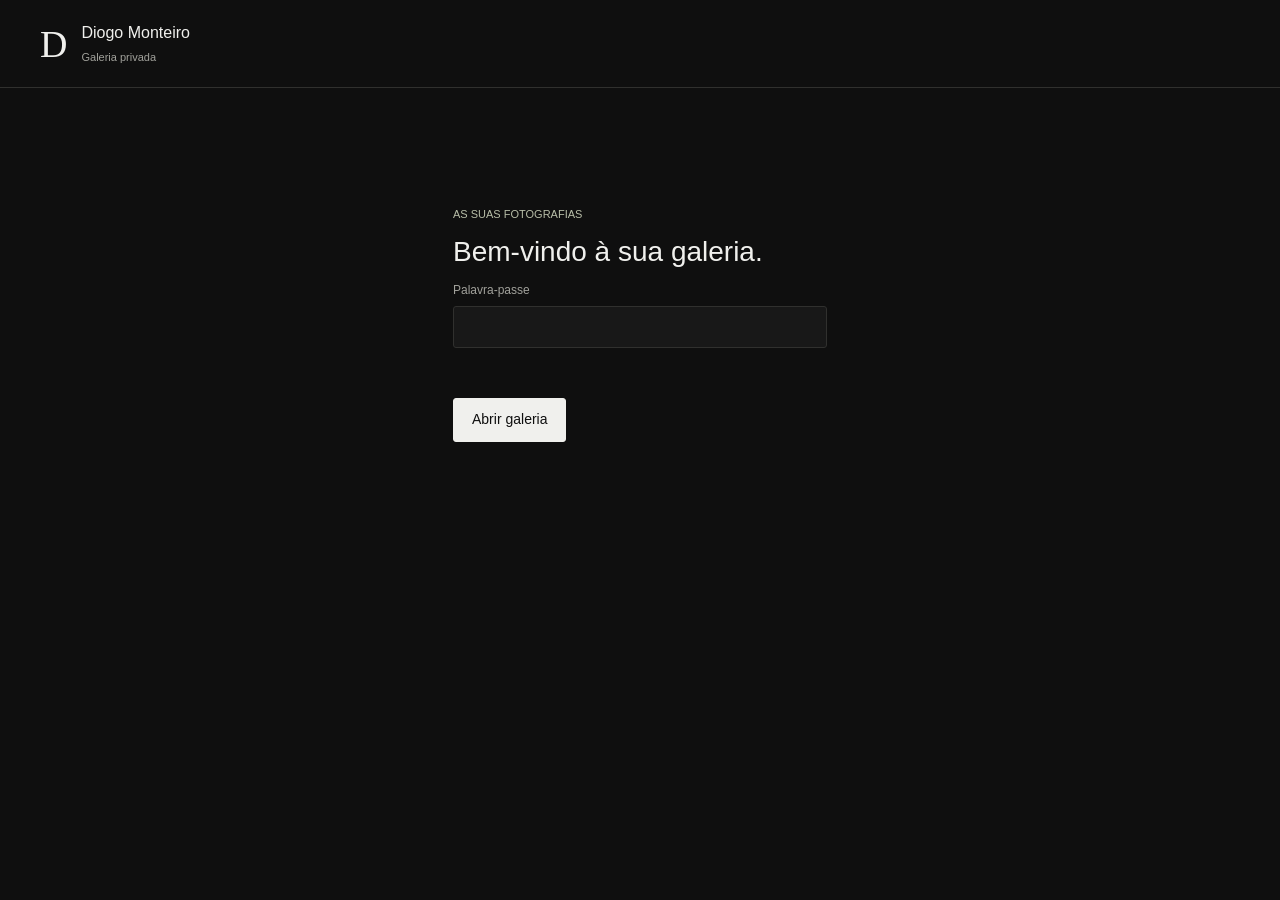
<file: galerias/index.html>
<!doctype html>
<html lang="pt-PT">
  <head>
    <meta charset="utf-8" />
    <meta name="viewport" content="width=device-width, initial-scale=1" />
    <meta name="robots" content="noindex,nofollow,noarchive" />
    <meta name="referrer" content="no-referrer" />
    <meta
      http-equiv="Content-Security-Policy"
      content="default-src 'self'; img-src 'self' blob:; script-src 'self' 'unsafe-eval'; style-src 'self'; connect-src 'self'; object-src 'none'; base-uri 'none'; form-action 'self'"
    />
    <title>Galeria privada | Diogo Monteiro</title>
    <link rel="stylesheet" href="./styles.css" />
    <script src="./vendor/lucide.min.js" defer></script>
    <script src="./vendor/jszip.min.js" defer></script>
    <script src="./client.js" defer></script>
  </head>
  <body>
    <header>
      <div class="brand">
        <span class="monogram">D</span><span>Diogo Monteiro<small>Galeria privada</small></span>
      </div>
      <button id="lock-gallery" class="secondary" hidden>Fechar sessão</button>
    </header>
    <main id="app">
      <section class="login">
        <p class="eyebrow">As suas fotografias</p>
        <h1>Bem-vindo à sua galeria.</h1>
        <form id="unlock-form">
          <label
            >Palavra-passe<input
              name="password"
              type="password"
              autocomplete="current-password"
              required
          /></label>
          <p id="unlock-error" class="form-error" role="alert"></p>
          <button class="primary" type="submit">Abrir galeria</button>
        </form>
      </section>
    </main>
    <dialog id="photo-dialog">
      <button
        class="icon-button close-photo"
        data-close="photo-dialog"
        aria-label="Fechar fotografia"
      >
        ×</button
      ><img id="large-photo" alt="" /><button id="large-download" class="primary">
        Descarregar original
      </button>
    </dialog>
    <dialog id="selfie-dialog">
      <form id="selfie-form">
        <div class="dialog-head">
          <h2>Encontrar as minhas fotografias</h2>
          <button type="button" class="icon-button" data-close="selfie-dialog" aria-label="Fechar">
            ×
          </button>
        </div>
        <label
          >Fotografia com o seu rosto<input
            name="selfie"
            type="file"
            accept="image/jpeg,image/png,image/webp"
            required /></label
        ><label class="check-line"
          ><input type="checkbox" name="consent" required />Autorizo a comparação do meu rosto nas
          fotografias deste álbum para esta pesquisa.</label
        >
        <p class="muted">
          A selfie é analisada neste dispositivo e não fica guardada. Os resultados podem conter
          erros.
        </p>
        <p class="form-error" role="status"></p>
        <button type="submit" class="primary">Procurar fotografias</button>
      </form>
    </dialog>
    <div id="toast" role="status"></div>
  </body>
</html>
</file>
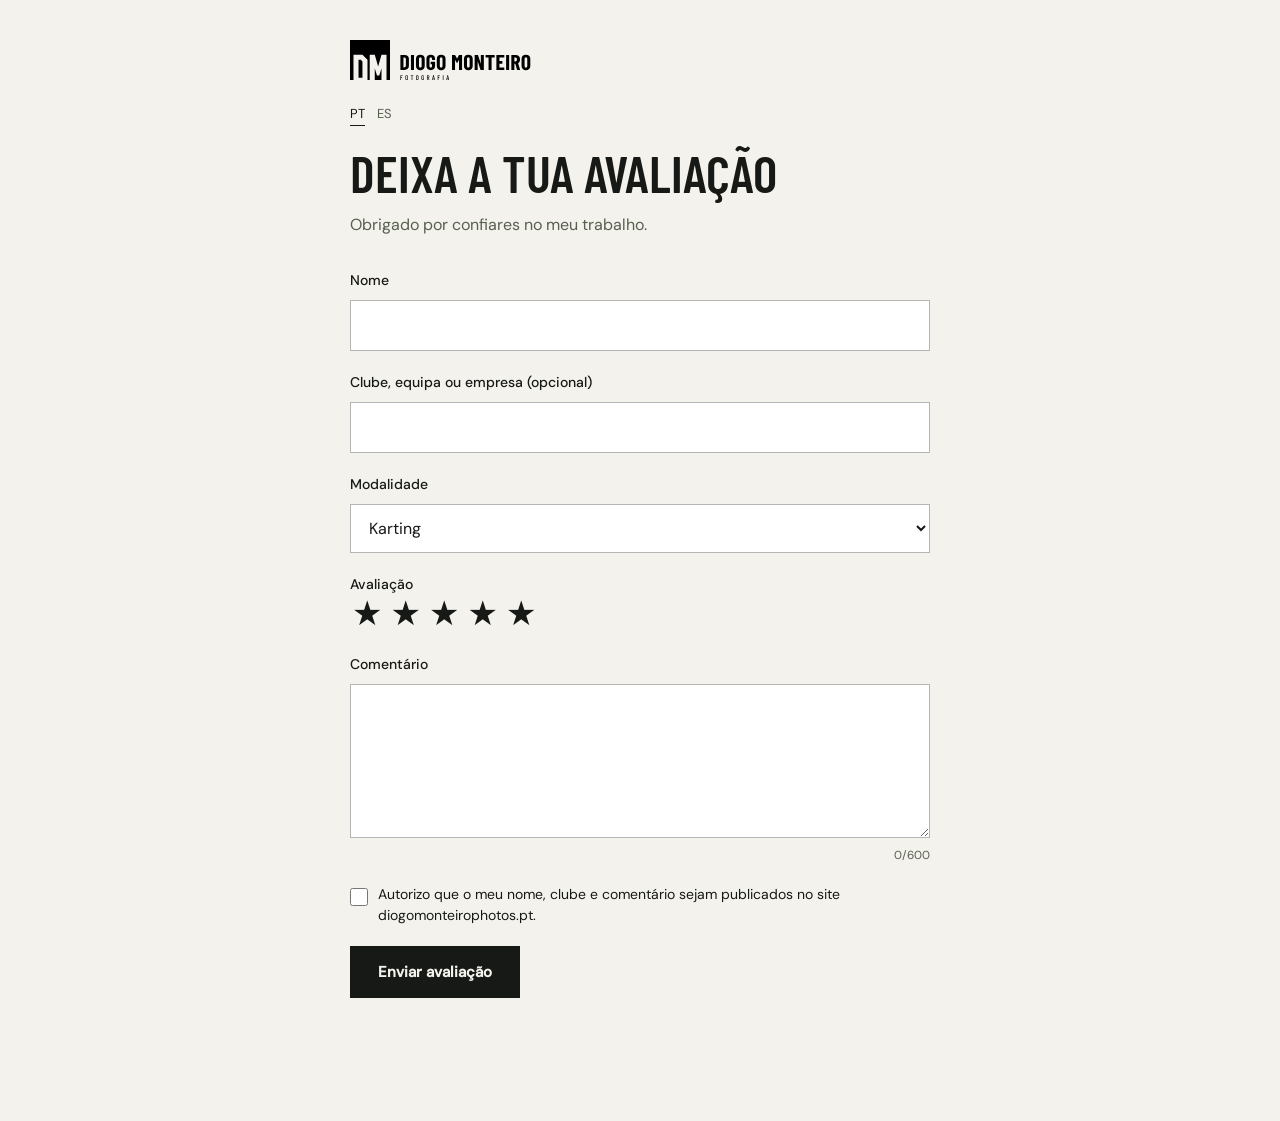
<file: avaliar.html>
<!doctype html>
<html lang="pt-PT">
<head>
<meta charset="utf-8">
<meta name="viewport" content="width=device-width,initial-scale=1">
<meta name="robots" content="noindex,nofollow">
<title>Deixar avaliação | Diogo Monteiro</title>
<link rel="icon" href="favicon.svg" type="image/svg+xml">
<link rel="stylesheet" href="assets/site.css?v=fedfd7c808">
<link rel="stylesheet" href="assets/avaliar.css?v=4516c9af39">
</head>
<body class="review-page">
<main class="review-wrap">
  <a class="review-logo" href="index.html" aria-label="Diogo Monteiro"><img src="assets/logo.svg" alt="Diogo Monteiro" width="150" height="40"></a>
  <p class="review-lang"><a href="?l=pt" data-l="pt">PT</a> <a href="?l=es" data-l="es">ES</a></p>
  <h1 data-t="title">Deixa a tua avaliação</h1>
  <p class="review-intro" data-t="intro">Obrigado por confiares no meu trabalho.</p>
  <form id="review-form" action="https://formspree.io/f/xeewdepr" method="POST" novalidate>
    <input type="hidden" name="_subject" value="Nova avaliação no site">
    <input type="hidden" name="Tipo" value="Avaliação">
    <input type="hidden" name="Aprovar_no_painel" id="approve-link" value="">
    <p class="hp" aria-hidden="true"><label>Não preencher <input type="text" name="_gotcha" tabindex="-1" autocomplete="off"></label></p>
    <label><span data-t="name">Nome</span><input name="Nome" id="r-name" maxlength="60" required autocomplete="name"></label>
    <label><span data-t="team">Clube, equipa ou empresa (opcional)</span><input name="Clube_ou_equipa" id="r-team" maxlength="60" autocomplete="organization"></label>
    <label><span data-t="sport">Modalidade</span>
      <select name="Modalidade" id="r-sport" required>
        <option value="karting">Karting</option>
        <option value="hoquei" data-t="hoquei">Hóquei em patins</option>
        <option value="futsal" data-t="futsal">Futsal</option>
        <option value="outro" data-t="other">Outra</option>
      </select>
    </label>
    <fieldset class="stars-input"><legend data-t="rating">Avaliação</legend>
      <div class="stars-row">
        <input type="radio" name="Estrelas" id="s5" value="5" checked><label for="s5" title="5">★</label>
        <input type="radio" name="Estrelas" id="s4" value="4"><label for="s4" title="4">★</label>
        <input type="radio" name="Estrelas" id="s3" value="3"><label for="s3" title="3">★</label>
        <input type="radio" name="Estrelas" id="s2" value="2"><label for="s2" title="2">★</label>
        <input type="radio" name="Estrelas" id="s1" value="1"><label for="s1" title="1">★</label>
      </div>
    </fieldset>
    <label><span data-t="text">Comentário</span><textarea name="Comentario" id="r-text" rows="5" maxlength="600" required></textarea><small id="r-count">0/600</small></label>
    <label class="check"><input type="checkbox" name="Autorizacao" id="r-consent" value="Sim" required> <span data-t="consent">Autorizo que o meu nome, clube e comentário sejam publicados no site diogomonteirophotos.pt.</span></label>
    <button class="button primary" type="submit" data-t="send">Enviar avaliação</button>
    <p id="review-status" role="status" aria-live="polite"></p>
  </form>
</main>
<script src="assets/avaliar.js?v=fcbf4534a9" defer></script>
</body>
</html>
</file>
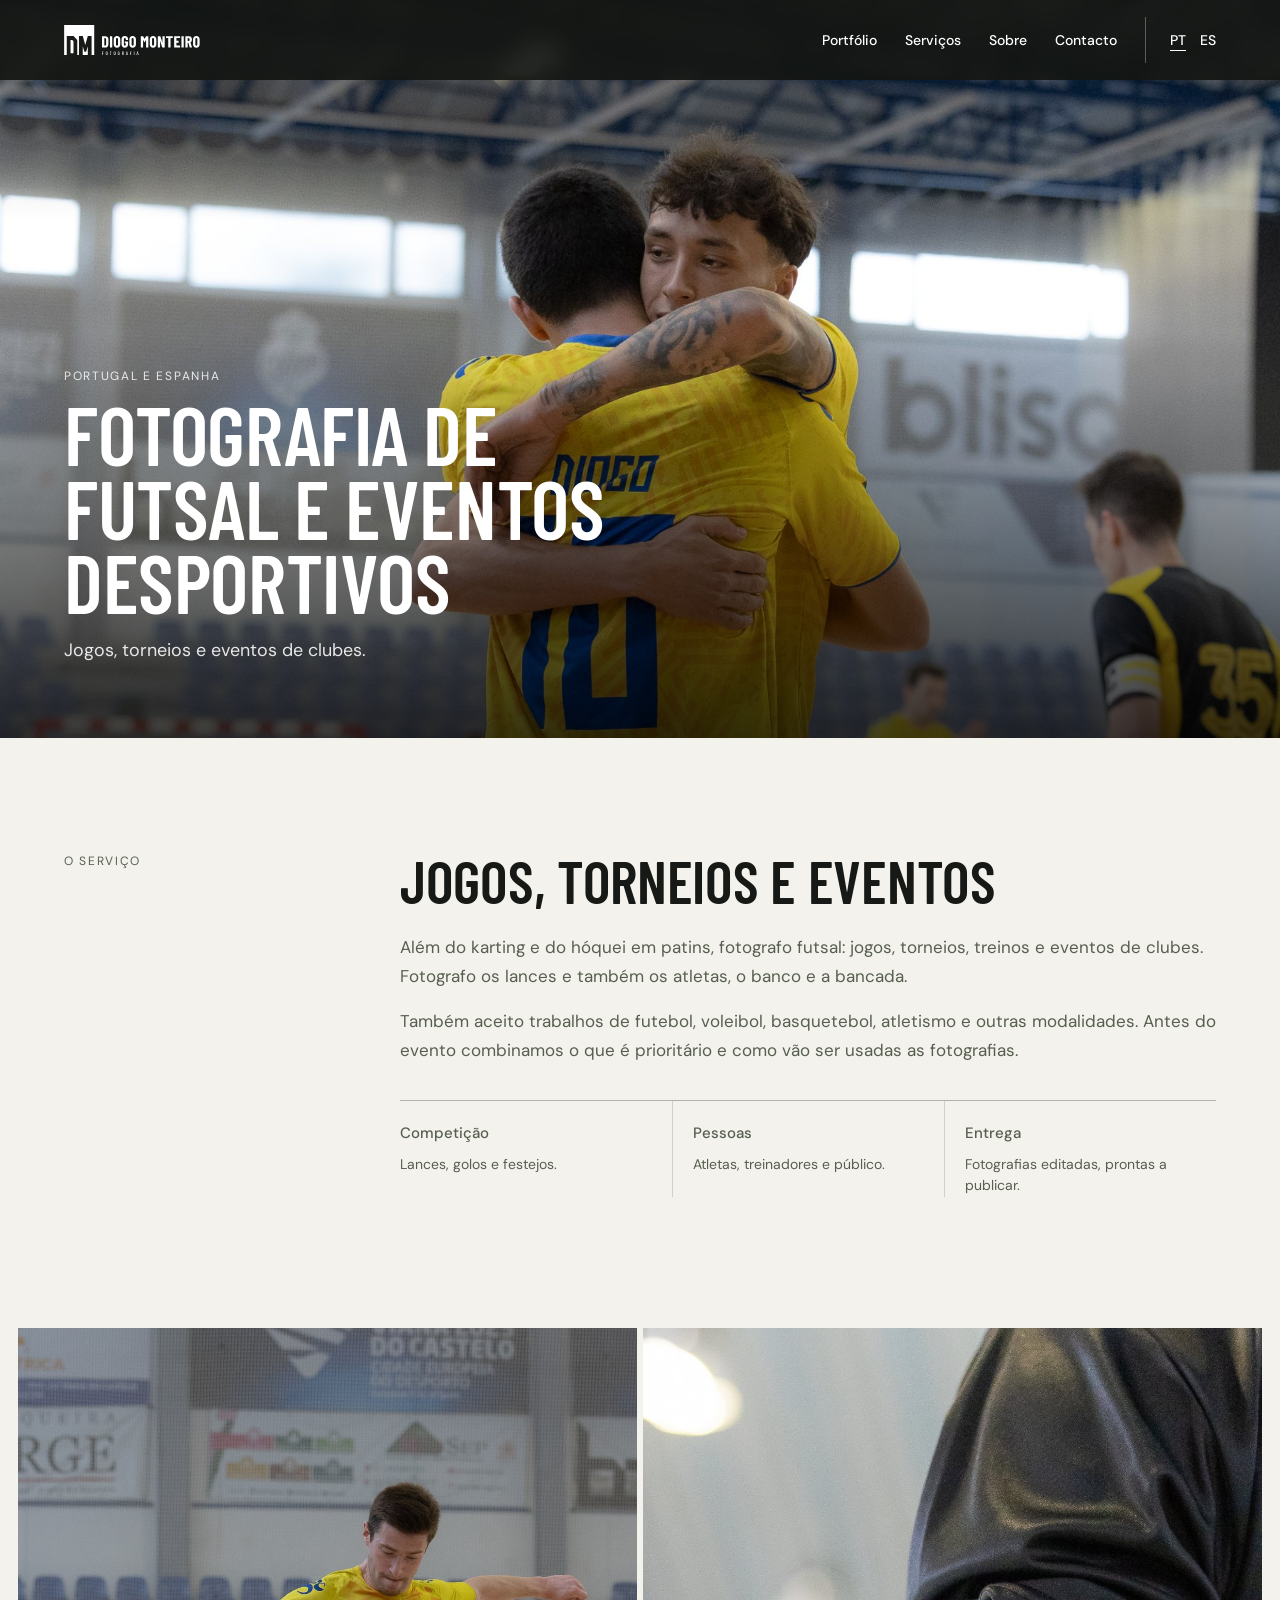
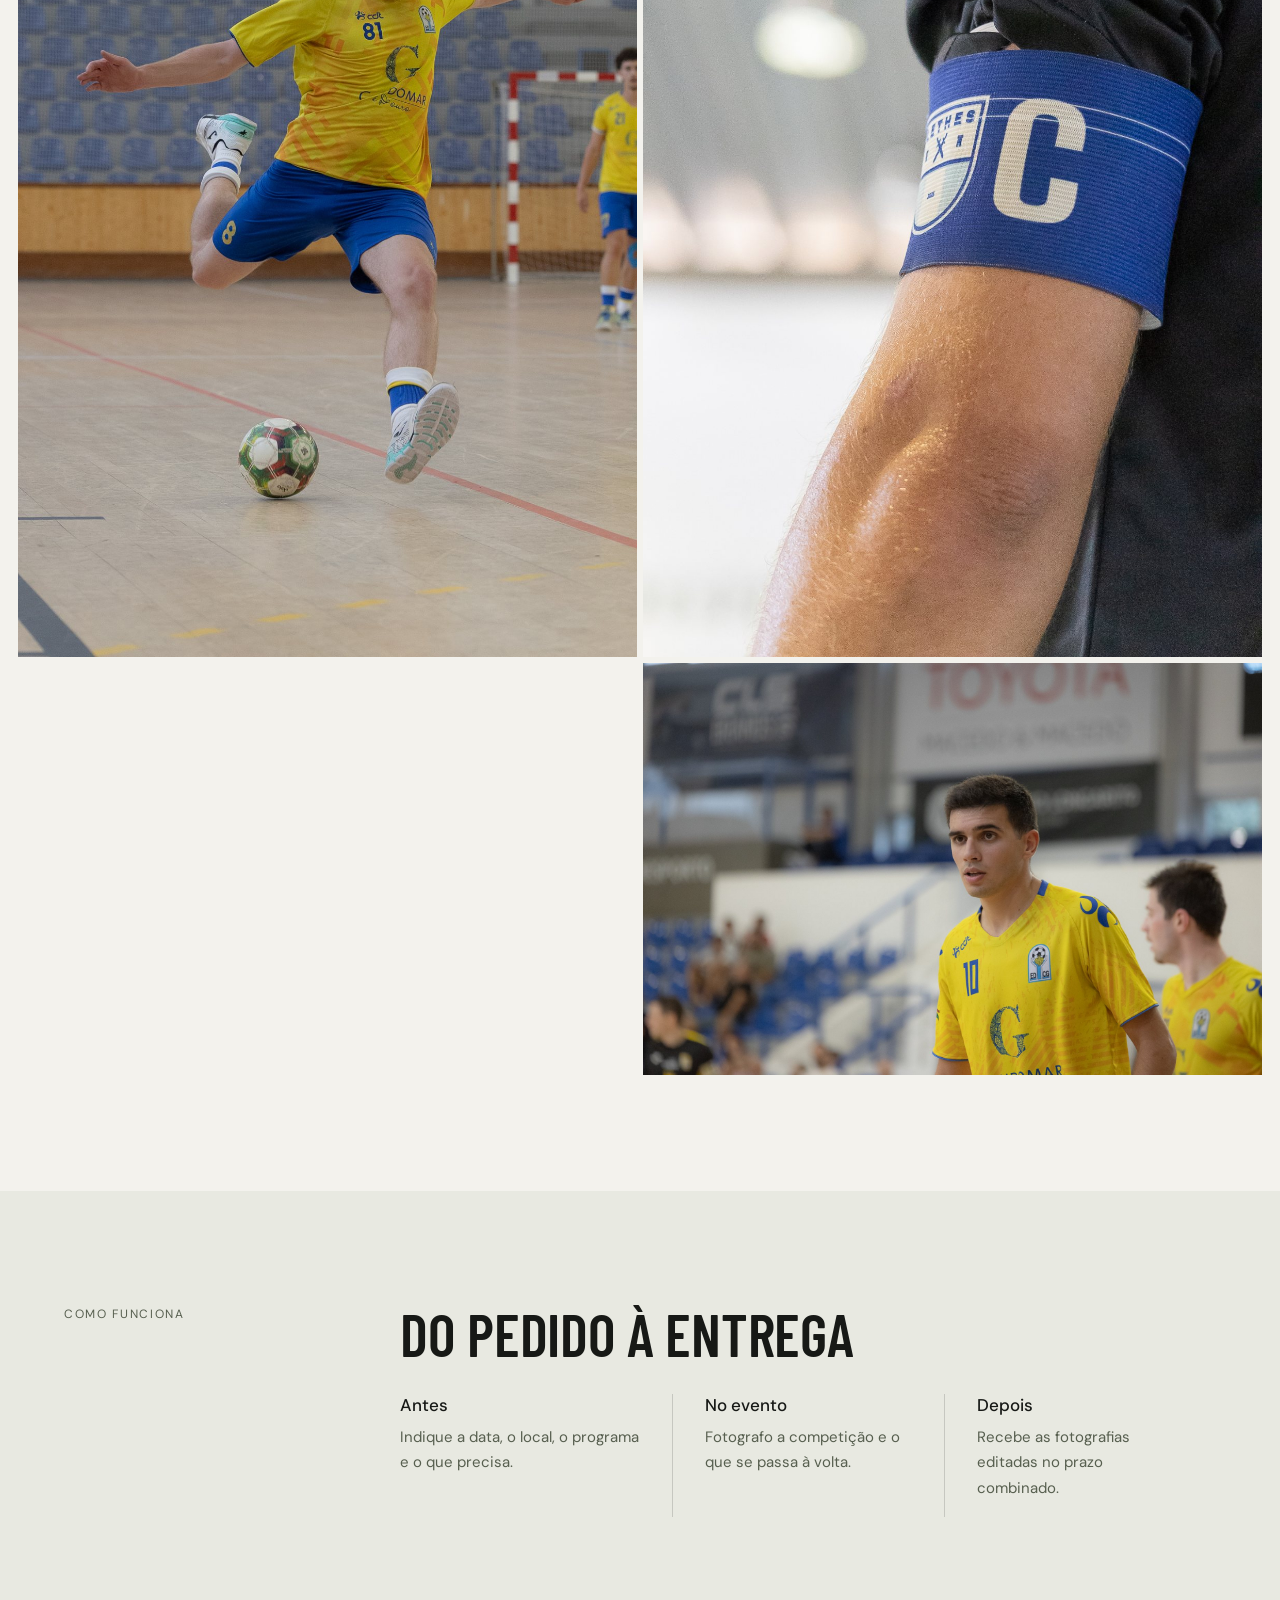
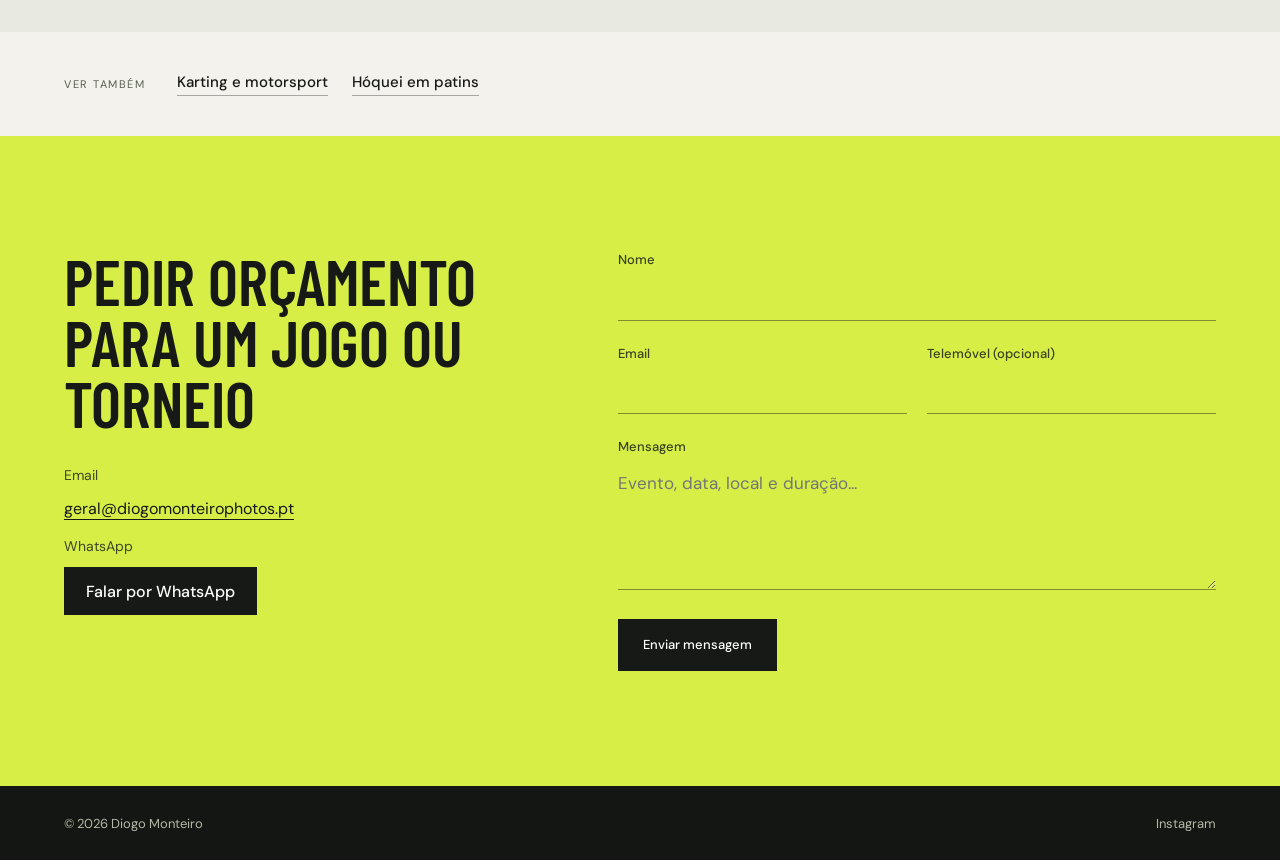
<file: fotografo-eventos-desportivos.html>
<!DOCTYPE html>
<html lang="pt-PT">
<head>
  <meta charset="UTF-8" />
  <meta name="viewport" content="width=device-width, initial-scale=1.0" />
  <title>Fotógrafo de futsal e eventos desportivos | Diogo Monteiro</title>
  <meta name="description" content="Fotografia de futsal e de outras modalidades: jogos, torneios e eventos desportivos para clubes e organizadores, em Portugal e Espanha." />
  <meta name="robots" content="index, follow, max-image-preview:large" />
  <link rel="icon" type="image/svg+xml" href="favicon.svg" />
  <meta name="theme-color" content="#171717" />
  <link rel="canonical" href="https://diogomonteirophotos.pt/fotografo-eventos-desportivos.html" />
  <link rel="alternate" hreflang="pt-PT" href="https://diogomonteirophotos.pt/fotografo-eventos-desportivos.html" />
  <meta property="og:type" content="website" />
  <meta property="og:locale" content="pt_PT" />
  <meta property="og:site_name" content="Diogo Monteiro Fotografia" />
  <meta property="og:title" content="Fotógrafo de futsal e eventos desportivos | Diogo Monteiro" />
  <meta property="og:description" content="Jogos, torneios e eventos de futsal e outras modalidades." />
  <meta property="og:url" content="https://diogomonteirophotos.pt/fotografo-eventos-desportivos.html" />
  <meta property="og:image" content="https://diogomonteirophotos.pt/media/portfolio/1791799914624-futsal-fotografia-de-futsal-por-diogo-monteiro.jpg" />
  <meta property="og:image:alt" content="Dois jogadores de futsal de amarelo abraçam-se" />
  <meta name="twitter:card" content="summary_large_image" />
  <meta name="twitter:title" content="Fotógrafo de futsal e eventos desportivos | Diogo Monteiro" />
  <meta name="twitter:description" content="Jogos, torneios e eventos de futsal e outras modalidades." />
  <meta name="twitter:image" content="https://diogomonteirophotos.pt/media/portfolio/1791799914624-futsal-fotografia-de-futsal-por-diogo-monteiro.jpg" />
  <script type="application/ld+json">
  {
    "@context": "https://schema.org",
    "@graph": [
      {
        "@type": "Service",
        "@id": "https://diogomonteirophotos.pt/fotografo-eventos-desportivos.html#service",
        "name": "Fotografia de futsal e eventos desportivos",
        "serviceType": "Cobertura fotográfica de eventos desportivos",
        "description": "Fotografia de jogos, torneios e eventos de futsal e de outras modalidades, para clubes e organizadores em Portugal e Espanha.",
        "url": "https://diogomonteirophotos.pt/fotografo-eventos-desportivos.html",
        "image": "https://diogomonteirophotos.pt/media/portfolio/1791799914624-futsal-fotografia-de-futsal-por-diogo-monteiro.jpg",
        "provider": {"@id": "https://diogomonteirophotos.pt/#business"},
        "areaServed": ["Portugal", "Espanha"]
      },
      {
        "@type": "BreadcrumbList",
        "itemListElement": [
          {"@type": "ListItem", "position": 1, "name": "Início", "item": "https://diogomonteirophotos.pt/"},
          {"@type": "ListItem", "position": 2, "name": "Fotografia de futsal e eventos desportivos", "item": "https://diogomonteirophotos.pt/fotografo-eventos-desportivos.html"}
        ]
      }
    ]
  }
  </script>
  <script async src="https://www.googletagmanager.com/gtag/js?id=G-JHJCMZPCVE"></script>
  <script>window.dataLayer=window.dataLayer||[];function gtag(){dataLayer.push(arguments);}gtag('js',new Date());gtag('config','G-JHJCMZPCVE');</script>
  <link rel="preconnect" href="https://res.cloudinary.com" crossorigin />
  <link rel="stylesheet" href="service-pages.css?v=20260815-3" />
  <link rel="stylesheet" href="desktop-layout.css?v=20260902b" />
  <link rel="preload" href="assets/fonts/barlow-condensed-latin-600-normal.woff2" as="font" type="font/woff2" crossorigin />
  <link rel="preload" href="assets/fonts/dm-sans-latin-400-normal.woff2" as="font" type="font/woff2" crossorigin />
  <link rel="stylesheet" href="assets/service-theme.css?v=ea6eebc083" />
</head>
<body data-page-type="events_service" class="service-page">
<header class="service-header">
    <a class="brand" href="index.html"><span class="brand-logo" aria-hidden="true"></span><span class="visually-hidden">Diogo Monteiro</span></a>
    <nav class="header-links" aria-label="Navegação principal">
      <a href="index.html#gallery-section">Portfólio</a>
      <a href="#pedido-orcamento" data-contact-intent="header">Contacto</a>
    </nav>
  <nav class="desktop-nav" aria-label="Navegação principal">
    <a href="index.html#gallery-section">Portfólio</a>
    <a href="index.html#servicos-fotografia">Serviços</a>
    <a href="index.html#about-contact-section">Sobre</a>
    <a href="#pedido-orcamento" data-contact-intent="header">Contacto</a>
    <span class="desktop-languages" role="group" aria-label="Idioma"><span aria-current="page">PT</span><a href="es.html" lang="es" aria-label="Español">ES</a></span>
  </nav>
  </header>
  <main>
    <section class="service-hero">
      <img src="media/portfolio/1791799914624-futsal-fotografia-de-futsal-por-diogo-monteiro.jpg" alt="Dois jogadores de futsal de amarelo abraçam-se" fetchpriority="high" decoding="async" />
      <div class="hero-copy">
        <p class="eyebrow">Portugal e Espanha</p>
        <h1>Fotografia de futsal e eventos desportivos</h1>
        <p class="hero-summary">Jogos, torneios e eventos de clubes.</p>
      </div>
    </section>
    <section class="content-band">
      <p class="section-label">O serviço</p>
      <div class="copy">
        <h2>Jogos, torneios e eventos</h2>
        <p>Além do karting e do hóquei em patins, fotografo futsal: jogos, torneios, treinos e eventos de clubes. Fotografo os lances e também os atletas, o banco e a bancada.</p>
        <p>Também aceito trabalhos de futebol, voleibol, basquetebol, atletismo e outras modalidades. Antes do evento combinamos o que é prioritário e como vão ser usadas as fotografias.</p>
        <div class="service-points">
          <p class="service-point"><strong>Competição</strong><span>Lances, golos e festejos.</span></p>
          <p class="service-point"><strong>Pessoas</strong><span>Atletas, treinadores e público.</span></p>
          <p class="service-point"><strong>Entrega</strong><span>Fotografias editadas, prontas a publicar.</span></p>
        </div>
      </div>
    </section>
    <section class="image-grid image-grid--columns" aria-label="Exemplos de fotografia de eventos desportivos">
      <div class="image-column">
        <figure><img src="media/portfolio/1791799928007-futsal-fotografia-de-futsal-por-diogo-monteiro.jpg" alt="Jogador de futsal de amarelo a rematar" loading="lazy" decoding="async" /></figure>
      </div>
      <div class="image-column">
        <figure><img src="media/portfolio/1791800030069-futsal-fotografia-de-futsal-por-diogo-monteiro.jpg" alt="Braçadeira de capitão no braço de um jogador de futsal" loading="lazy" decoding="async" /></figure>
        <figure><img src="media/portfolio/1791799993334-futsal-fotografia-de-futsal-por-diogo-monteiro.jpg" alt="Jogador de futsal de amarelo, concentrado" loading="lazy" decoding="async" /></figure>
      </div>
    </section>
    <section class="process-band">
      <div class="content-band">
        <p class="section-label">Como funciona</p>
        <div class="copy">
          <h2>Do pedido à entrega</h2>
          <div class="steps">
            <div class="step"><h3>Antes</h3><p>Indique a data, o local, o programa e o que precisa.</p></div>
            <div class="step"><h3>No evento</h3><p>Fotografo a competição e o que se passa à volta.</p></div>
            <div class="step"><h3>Depois</h3><p>Recebe as fotografias editadas no prazo combinado.</p></div>
          </div>
        </div>
      </div>
    </section>
    <nav class="related" aria-label="Outras áreas de fotografia">
      <span>Ver também</span>
      <a href="fotografo-karting-portugal.html">Karting e motorsport</a>
      <a href="fotografia-hoquei-patins.html">Hóquei em patins</a>
    </nav>
<section class="service-contact" id="pedido-orcamento">
      <div class="contact-inner">
        <div class="contact-intro">
        <h2>Pedir orçamento para um jogo ou torneio</h2>
        <div class="contact-direct"><p>Email</p><a href="mailto:geral@diogomonteirophotos.pt">geral@diogomonteirophotos.pt</a><p>WhatsApp</p><a href="#pedido-orcamento" data-whatsapp data-wa="NDE2MjMzNTM5MTUz" data-wa-text="Ol%C3%A1%20Diogo%2C%20gostaria%20de%20pedir%20um%20or%C3%A7amento." target="_blank" rel="noopener">Falar por WhatsApp</a></div>
        </div>
        <form class="lead-form" action="https://formspree.io/f/xeewdepr" method="POST" data-lead-form data-lead-source="events_service">
          <input type="hidden" name="_subject" value="Novo pedido: evento desportivo" /><input type="hidden" name="origem" value="Página de eventos desportivos" />
          <div class="visually-hidden" aria-hidden="true"><label for="lead-website">Website</label><input id="lead-website" name="_gotcha" tabindex="-1" autocomplete="off" /></div>
          <div class="lead-field"><label for="lead-name">Nome</label><input id="lead-name" name="nome" autocomplete="name" required /></div>
          <div class="contact-form-row">
            <div class="lead-field"><label for="lead-email">Email</label><input id="lead-email" name="email" type="email" autocomplete="email" inputmode="email" required /></div>
            <div class="lead-field desktop-only"><label for="contact-phone">Telemóvel (opcional)</label><input id="contact-phone" name="telemovel" type="tel" autocomplete="tel" inputmode="tel" /></div>
          </div>
          <div class="lead-field"><label for="lead-message">Mensagem</label><textarea id="lead-message" name="mensagem" placeholder="Evento, data, local e duração..." required></textarea></div>
          <button class="lead-submit" type="submit">Enviar mensagem</button>
          <p class="lead-status" data-form-success role="status" aria-live="polite">Mensagem enviada. Responderei em breve.</p><p class="lead-status" data-form-error role="alert">Não foi possível enviar. Tente novamente daqui a pouco.</p>
          <p class="lead-email">Ou escreva diretamente para <a href="mailto:geral@diogomonteirophotos.pt">geral@diogomonteirophotos.pt</a>.</p>
        </form>
      </div>
    </section>
  </main>
  <footer><span>© 2026 Diogo Monteiro</span><a href="https://www.instagram.com/diogomonteiro.photos/" target="_blank" rel="noopener">Instagram</a></footer>
  <script src="site-tracking.js" defer></script>
<script src="assets/whatsapp.js?v=2a12714af0" defer></script>
</body>
</html>
</file>
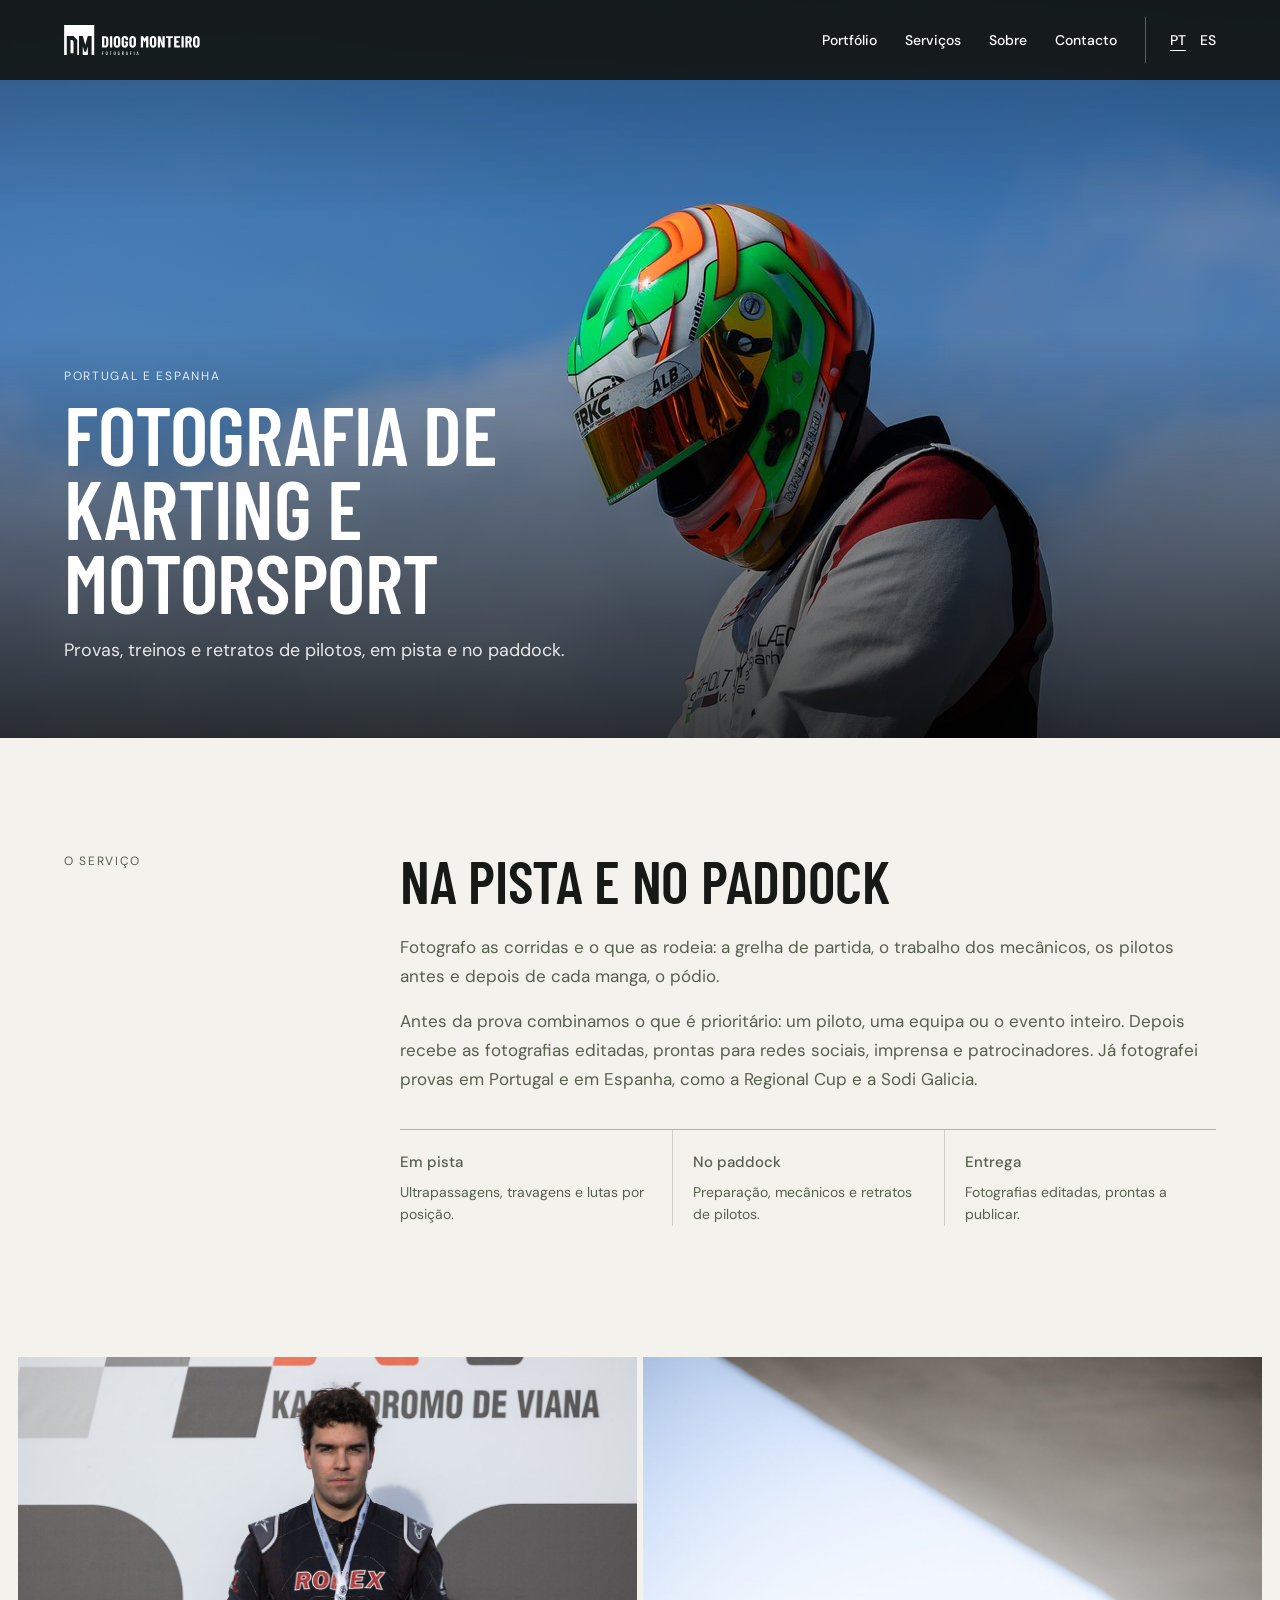
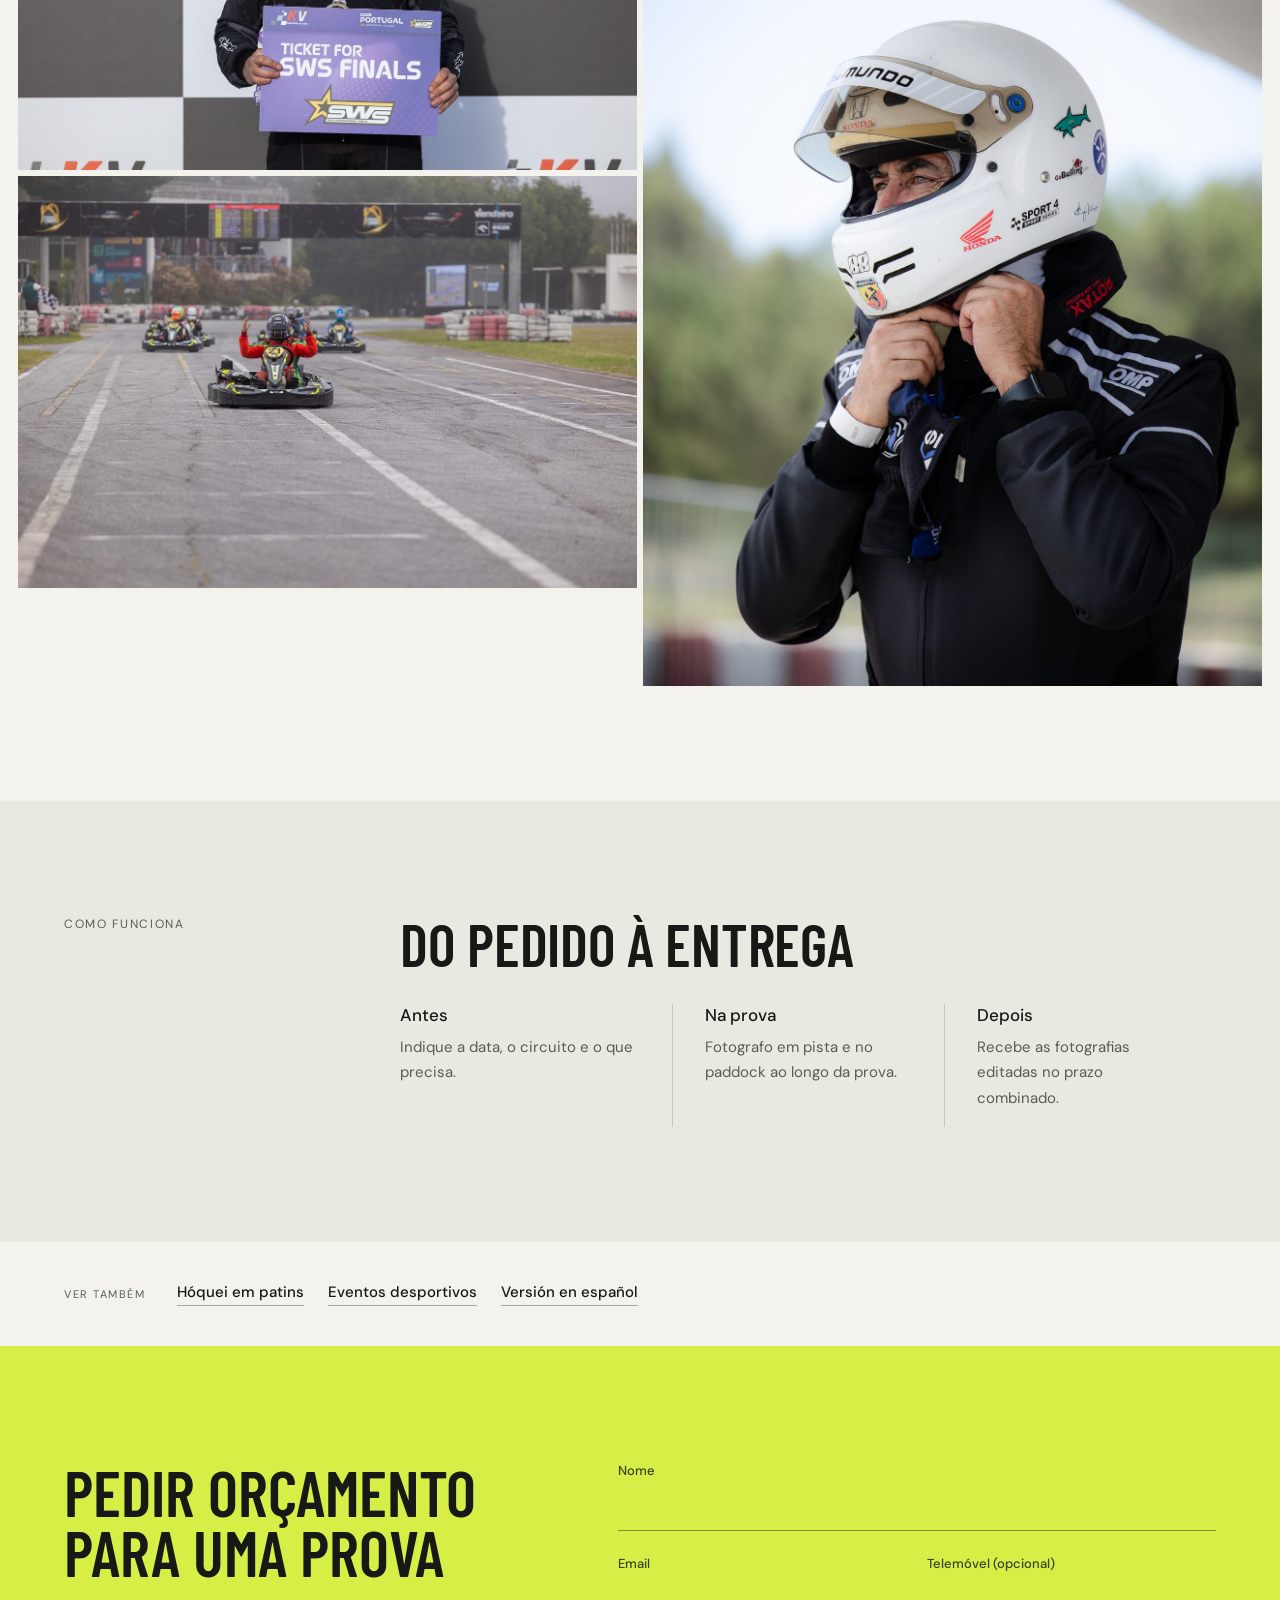
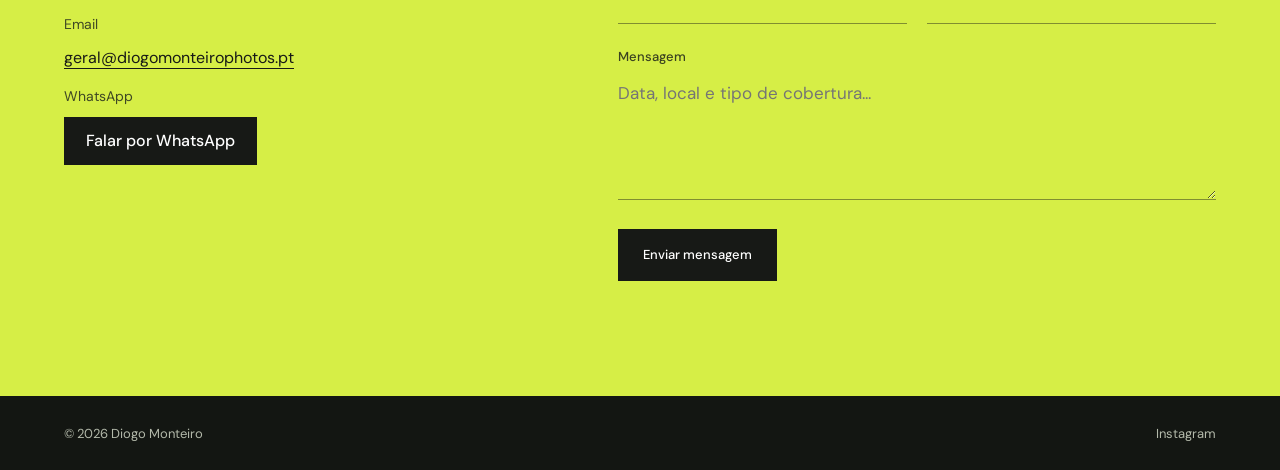
<file: fotografo-karting-portugal.html>
<!DOCTYPE html>
<html lang="pt-PT">
<head>
  <meta charset="UTF-8" />
  <meta name="viewport" content="width=device-width, initial-scale=1.0" />
  <title>Fotógrafo de karting em Portugal e Espanha | Diogo Monteiro</title>
  <meta name="description" content="Fotografia de karting: provas, treinos, pilotos e equipas, em pista e no paddock. Portugal e Espanha." />
  <meta name="robots" content="index, follow, max-image-preview:large" />
  <link rel="icon" type="image/svg+xml" href="favicon.svg" />
  <meta name="theme-color" content="#171717" />
  <link rel="canonical" href="https://diogomonteirophotos.pt/fotografo-karting-portugal.html" />
  <link rel="alternate" hreflang="pt-PT" href="https://diogomonteirophotos.pt/fotografo-karting-portugal.html" />
  <link rel="alternate" hreflang="es-ES" href="https://diogomonteirophotos.pt/fotografo-karting-espana.html" />
  <link rel="alternate" hreflang="x-default" href="https://diogomonteirophotos.pt/fotografo-karting-portugal.html" />
  <meta property="og:type" content="website" />
  <meta property="og:locale" content="pt_PT" />
  <meta property="og:site_name" content="Diogo Monteiro Fotografia" />
  <meta property="og:title" content="Fotógrafo de karting em Portugal e Espanha | Diogo Monteiro" />
  <meta property="og:description" content="Provas, treinos e retratos de pilotos, em pista e no paddock." />
  <meta property="og:url" content="https://diogomonteirophotos.pt/fotografo-karting-portugal.html" />
  <meta property="og:image" content="https://diogomonteirophotos.pt/media/portfolio/karting-redline-481.jpg" />
  <meta property="og:image:alt" content="Piloto de fato vermelho com o capacete na mão" />
  <meta name="twitter:card" content="summary_large_image" />
  <meta name="twitter:title" content="Fotógrafo de karting em Portugal e Espanha | Diogo Monteiro" />
  <meta name="twitter:description" content="Provas, treinos e retratos de pilotos, em pista e no paddock." />
  <meta name="twitter:image" content="https://diogomonteirophotos.pt/media/portfolio/karting-redline-481.jpg" />
  <script type="application/ld+json">
  {
    "@context": "https://schema.org",
    "@graph": [
      {
        "@type": "Service",
        "@id": "https://diogomonteirophotos.pt/fotografo-karting-portugal.html#service",
        "name": "Fotografia de karting e motorsport",
        "serviceType": "Cobertura fotográfica de karting e motorsport",
        "description": "Fotografia de provas, treinos, pilotos e equipas de karting, em pista e no paddock, em Portugal e Espanha.",
        "url": "https://diogomonteirophotos.pt/fotografo-karting-portugal.html",
        "image": "https://diogomonteirophotos.pt/media/portfolio/karting-redline-481.jpg",
        "provider": {"@id": "https://diogomonteirophotos.pt/#business"},
        "areaServed": ["Portugal", "Espanha"]
      },
      {
        "@type": "BreadcrumbList",
        "itemListElement": [
          {"@type": "ListItem", "position": 1, "name": "Início", "item": "https://diogomonteirophotos.pt/"},
          {"@type": "ListItem", "position": 2, "name": "Fotografia de karting", "item": "https://diogomonteirophotos.pt/fotografo-karting-portugal.html"}
        ]
      }
    ]
  }
  </script>
  <script async src="https://www.googletagmanager.com/gtag/js?id=G-JHJCMZPCVE"></script>
  <script>window.dataLayer=window.dataLayer||[];function gtag(){dataLayer.push(arguments);}gtag('js',new Date());gtag('config','G-JHJCMZPCVE');</script>
  <link rel="preconnect" href="https://res.cloudinary.com" crossorigin />
  <link rel="stylesheet" href="service-pages.css?v=20260815-3" />
  <link rel="stylesheet" href="desktop-layout.css?v=20260902b" />
  <link rel="preload" href="assets/fonts/barlow-condensed-latin-600-normal.woff2" as="font" type="font/woff2" crossorigin />
  <link rel="preload" href="assets/fonts/dm-sans-latin-400-normal.woff2" as="font" type="font/woff2" crossorigin />
  <link rel="stylesheet" href="assets/service-theme.css?v=ea6eebc083" />
</head>
<body data-page-type="karting_service" class="service-page">
<header class="service-header">
    <a class="brand" href="index.html"><span class="brand-logo" aria-hidden="true"></span><span class="visually-hidden">Diogo Monteiro</span></a>
    <nav class="header-links" aria-label="Navegação principal">
      <a href="index.html#gallery-section">Portfólio</a>
      <a href="#pedido-orcamento" data-contact-intent="header">Contacto</a>
    </nav>
  <nav class="desktop-nav" aria-label="Navegação principal">
    <a href="index.html#gallery-section">Portfólio</a>
    <a href="index.html#servicos-fotografia">Serviços</a>
    <a href="index.html#about-contact-section">Sobre</a>
    <a href="#pedido-orcamento" data-contact-intent="header">Contacto</a>
    <span class="desktop-languages" role="group" aria-label="Idioma"><span aria-current="page">PT</span><a href="fotografo-karting-espana.html" lang="es" aria-label="Español">ES</a></span>
  </nav>
  </header>
  <main>
    <section class="service-hero" style="--hero-position: center 48%;">
      <img srcset="media/portfolio/karting-pkc2-944-640.jpg 640w, media/portfolio/karting-pkc2-944-1280.jpg 1280w, media/portfolio/karting-pkc2-944.jpg 2048w" sizes="(max-width: 900px) 100vw, 60vw" src="media/portfolio/karting-pkc2-944-1280.jpg" alt="Piloto de capacete verde contra o céu" fetchpriority="high" decoding="async" />
      <div class="hero-copy">
        <p class="eyebrow">Portugal e Espanha</p>
        <h1>Fotografia de karting e motorsport</h1>
        <p class="hero-summary">Provas, treinos e retratos de pilotos, em pista e no paddock.</p>
      </div>
    </section>
    <section class="content-band">
      <p class="section-label">O serviço</p>
      <div class="copy">
        <h2>Na pista e no paddock</h2>
        <p>Fotografo as corridas e o que as rodeia: a grelha de partida, o trabalho dos mecânicos, os pilotos antes e depois de cada manga, o pódio.</p>
        <p>Antes da prova combinamos o que é prioritário: um piloto, uma equipa ou o evento inteiro. Depois recebe as fotografias editadas, prontas para redes sociais, imprensa e patrocinadores. Já fotografei provas em Portugal e em Espanha, como a Regional Cup e a Sodi Galicia.</p>
        <div class="service-points">
          <p class="service-point"><strong>Em pista</strong><span>Ultrapassagens, travagens e lutas por posição.</span></p>
          <p class="service-point"><strong>No paddock</strong><span>Preparação, mecânicos e retratos de pilotos.</span></p>
          <p class="service-point"><strong>Entrega</strong><span>Fotografias editadas, prontas a publicar.</span></p>
        </div>
      </div>
    </section>
    <section class="image-grid image-grid--columns" aria-label="Exemplos de fotografia de karting">
      <div class="image-column">
        <figure><img srcset="media/portfolio/karting-regional-cup-2517-640.jpg 640w, media/portfolio/karting-regional-cup-2517-1280.jpg 1280w, media/portfolio/karting-regional-cup-2517.jpg 2160w" sizes="(max-width: 900px) 100vw, 60vw" src="media/portfolio/karting-regional-cup-2517-1280.jpg" alt="Piloto com a placa de classificação no Kartódromo de Viana" loading="lazy" decoding="async" /></figure>
        <figure><img srcset="media/portfolio/karting-pkc2-2725-640.jpg 640w, media/portfolio/karting-pkc2-2725-1280.jpg 1280w, media/portfolio/karting-pkc2-2725.jpg 2048w" sizes="(max-width: 900px) 100vw, 60vw" src="media/portfolio/karting-pkc2-2725-1280.jpg" alt="Karts em pista, vistos de frente" loading="lazy" decoding="async" /></figure>
      </div>
      <div class="image-column">
        <figure><img srcset="media/portfolio/karting-cmc-825-640.jpg 640w, media/portfolio/karting-cmc-825-1280.jpg 1280w, media/portfolio/karting-cmc-825.jpg 1365w" sizes="(max-width: 900px) 100vw, 60vw" src="media/portfolio/karting-cmc-825-1280.jpg" alt="Piloto a colocar o capacete branco" loading="lazy" decoding="async" /></figure>
      </div>
    </section>
    <section class="process-band">
      <div class="content-band">
        <p class="section-label">Como funciona</p>
        <div class="copy">
          <h2>Do pedido à entrega</h2>
          <div class="steps">
            <div class="step"><h3>Antes</h3><p>Indique a data, o circuito e o que precisa.</p></div>
            <div class="step"><h3>Na prova</h3><p>Fotografo em pista e no paddock ao longo da prova.</p></div>
            <div class="step"><h3>Depois</h3><p>Recebe as fotografias editadas no prazo combinado.</p></div>
          </div>
        </div>
      </div>
    </section>
    <nav class="related" aria-label="Outras áreas de fotografia">
      <span>Ver também</span>
      <a href="fotografia-hoquei-patins.html">Hóquei em patins</a>
      <a href="fotografo-eventos-desportivos.html">Eventos desportivos</a>
      <a href="fotografo-karting-espana.html" lang="es">Versión en español</a>
    </nav>
<section class="service-contact" id="pedido-orcamento">
      <div class="contact-inner">
        <div class="contact-intro">
        <h2>Pedir orçamento para uma prova</h2>
        <div class="contact-direct"><p>Email</p><a href="mailto:geral@diogomonteirophotos.pt">geral@diogomonteirophotos.pt</a><p>WhatsApp</p><a href="#pedido-orcamento" data-whatsapp data-wa="NDE2MjMzNTM5MTUz" data-wa-text="Ol%C3%A1%20Diogo%2C%20gostaria%20de%20pedir%20um%20or%C3%A7amento." target="_blank" rel="noopener">Falar por WhatsApp</a></div>
        </div>
        <form class="lead-form" action="https://formspree.io/f/xeewdepr" method="POST" data-lead-form data-lead-source="karting_service">
          <input type="hidden" name="_subject" value="Novo pedido: fotografia de karting" /><input type="hidden" name="origem" value="Página de karting Portugal" />
          <div class="visually-hidden" aria-hidden="true"><label for="lead-website">Website</label><input id="lead-website" name="_gotcha" tabindex="-1" autocomplete="off" /></div>
          <div class="lead-field"><label for="lead-name">Nome</label><input id="lead-name" name="nome" autocomplete="name" required /></div>
          <div class="contact-form-row">
            <div class="lead-field"><label for="lead-email">Email</label><input id="lead-email" name="email" type="email" autocomplete="email" inputmode="email" required /></div>
            <div class="lead-field desktop-only"><label for="contact-phone">Telemóvel (opcional)</label><input id="contact-phone" name="telemovel" type="tel" autocomplete="tel" inputmode="tel" /></div>
          </div>
          <div class="lead-field"><label for="lead-message">Mensagem</label><textarea id="lead-message" name="mensagem" placeholder="Data, local e tipo de cobertura..." required></textarea></div>
          <button class="lead-submit" type="submit">Enviar mensagem</button>
          <p class="lead-status" data-form-success role="status" aria-live="polite">Mensagem enviada. Responderei em breve.</p><p class="lead-status" data-form-error role="alert">Não foi possível enviar. Tente novamente daqui a pouco.</p>
          <p class="lead-email">Ou escreva diretamente para <a href="mailto:geral@diogomonteirophotos.pt">geral@diogomonteirophotos.pt</a>.</p>
        </form>
      </div>
    </section>
  </main>
  <footer><span>© 2026 Diogo Monteiro</span><a href="https://www.instagram.com/diogomonteiro.photos/" target="_blank" rel="noopener">Instagram</a></footer>
  <script src="site-tracking.js" defer></script>
<script src="assets/whatsapp.js?v=2a12714af0" defer></script>
</body>
</html>
</file>
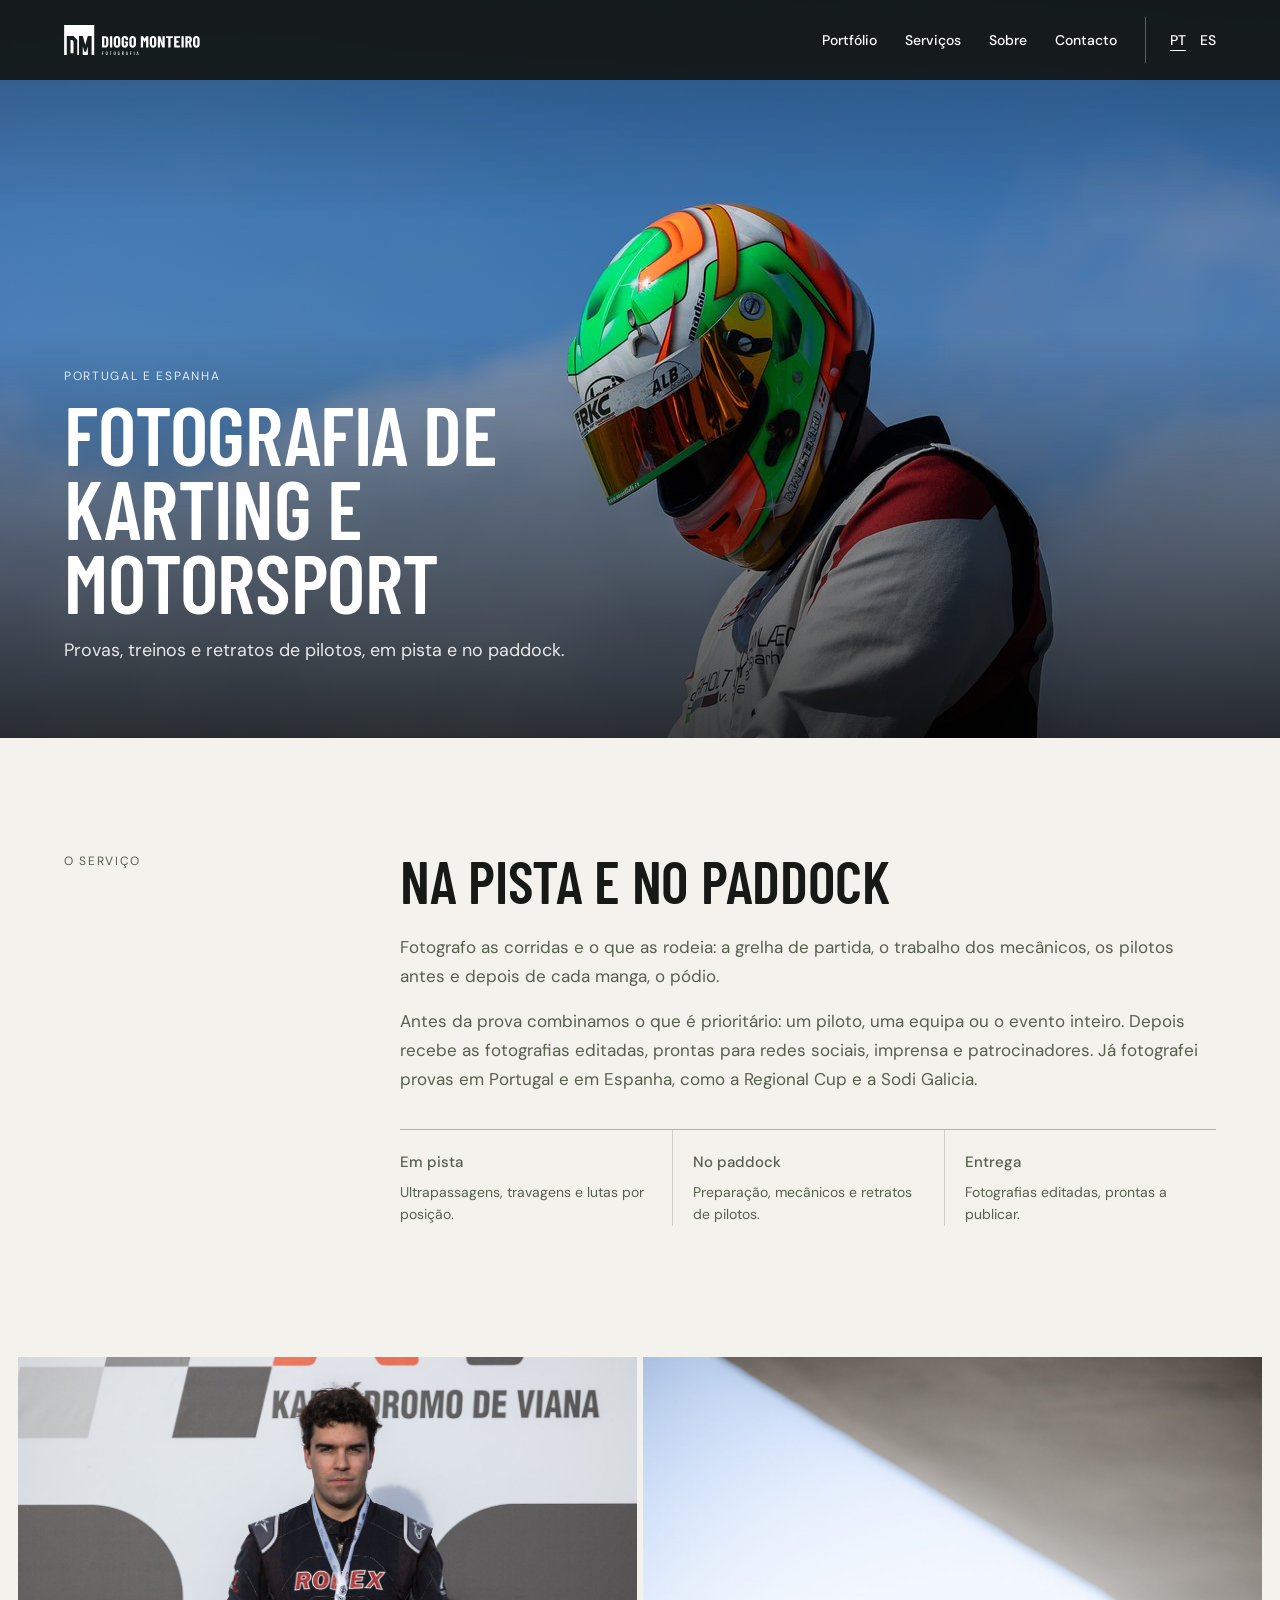
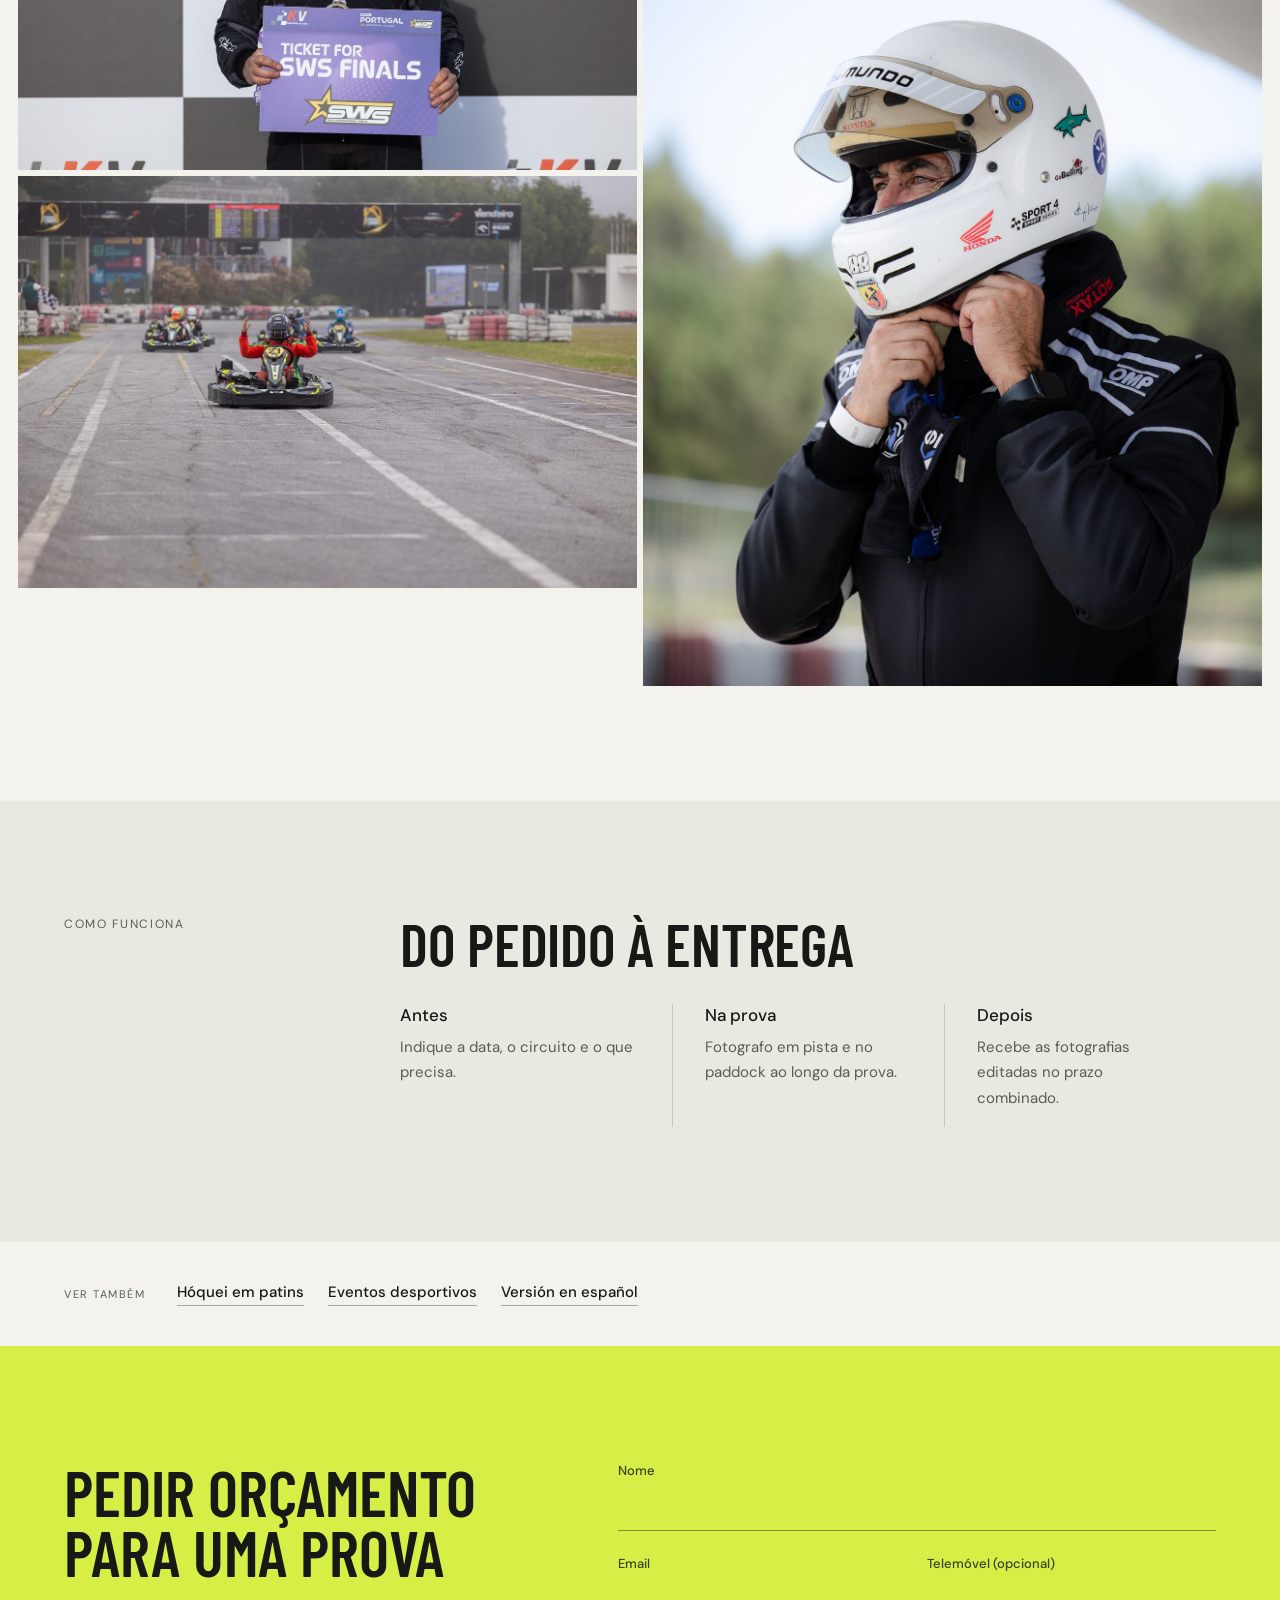
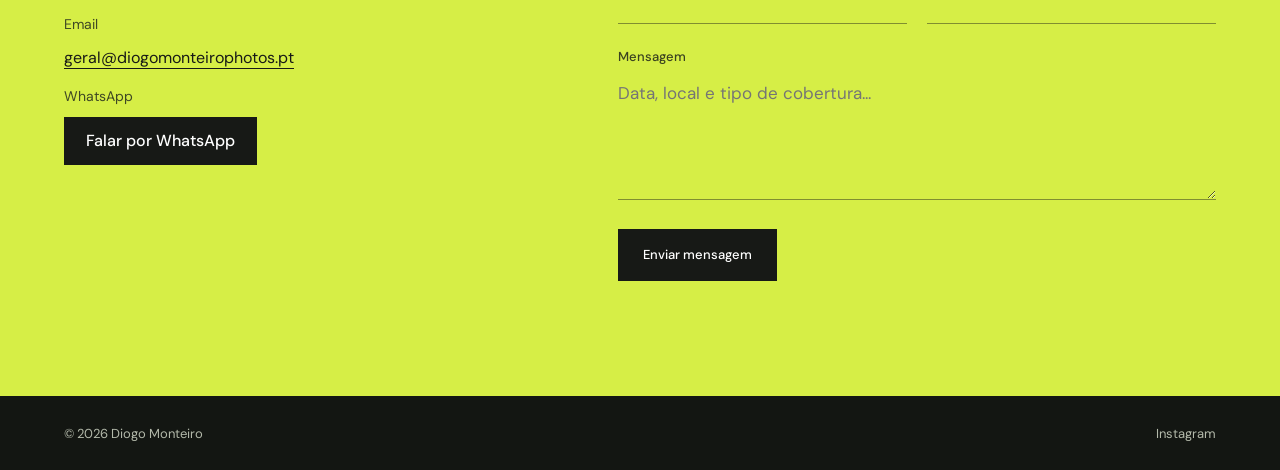
<file: projeto-sodi-galicia.html>
<!DOCTYPE html>
<html lang="pt-PT">
<head>
  <meta charset="UTF-8" />
  <meta name="robots" content="noindex, follow" />
  <link rel="canonical" href="https://diogomonteirophotos.pt/fotografo-karting-portugal.html" />
  <meta http-equiv="refresh" content="0; url=fotografo-karting-portugal.html" />
  <title>Página removida | Diogo Monteiro</title>
</head>
<body>
  <p>Esta página foi removida. <a href="fotografo-karting-portugal.html">Ver fotografia de karting</a>.</p>
  <script>location.replace('fotografo-karting-portugal.html' + location.hash);</script>
</body>
</html>
</file>
<file: galerias/styles.css>
[hidden] { display: none !important; }
:root {
  color-scheme: dark;
  --bg: #0f0f0f;
  --surface: #181818;
  --raised: #21211f;
  --text: #f0f0ed;
  --muted: #a1a19b;
  --line: #30302e;
  --accent: #b8bea8;
  --danger: #ef9994;
}
* {
  box-sizing: border-box;
}
body {
  margin: 0;
  background: var(--bg);
  color: var(--text);
  font:
    14px/1.55 Inter,
    Arial,
    sans-serif;
  letter-spacing: 0;
}
button,
input,
select {
  font: inherit;
}
button,
a {
  touch-action: manipulation;
}
button {
  cursor: pointer;
}
button:disabled {
  opacity: 0.45;
  cursor: wait;
}
a {
  color: inherit;
}
header {
  height: 88px;
  border-bottom: 1px solid var(--line);
  display: flex;
  align-items: center;
  justify-content: space-between;
  padding: 0 40px;
  gap: 16px;
}
.brand {
  display: flex;
  align-items: center;
  gap: 14px;
  text-decoration: none;
  font-size: 16px;
}
.brand small {
  display: block;
  font-size: 11px;
  color: var(--muted);
  margin-top: 3px;
}
.monogram {
  font:
    38px/1 Georgia,
    serif;
}
.environment {
  font-size: 11px;
  color: var(--accent);
  border: 1px solid var(--line);
  padding: 5px 10px;
}
.loading {
  padding: 60px;
  color: var(--muted);
}
.workspace {
  display: grid;
  grid-template-columns: 248px minmax(0, 1fr);
  min-height: calc(100vh - 88px);
}
aside {
  border-right: 1px solid var(--line);
  padding: 28px 20px;
}
aside h2 {
  font-size: 11px;
  text-transform: uppercase;
  font-weight: 500;
  color: var(--muted);
  margin: 0 0 18px;
}
.album-list {
  display: grid;
  gap: 6px;
  margin-bottom: 24px;
}
.album-item {
  padding: 12px;
  border: 0;
  border-left: 2px solid transparent;
  background: transparent;
  text-align: left;
  color: var(--muted);
  width: 100%;
}
.album-item.active {
  background: var(--surface);
  border-left-color: var(--accent);
  color: var(--text);
}
.album-item strong {
  display: block;
  font-size: 13px;
  font-weight: 500;
  overflow-wrap: anywhere;
}
.album-item small {
  font-size: 11px;
  color: var(--muted);
}
.content {
  padding: 38px 40px 64px;
  min-width: 0;
  max-width: 1600px;
  width: 100%;
  margin: auto;
}
.eyebrow {
  color: var(--accent);
  font-size: 11px;
  text-transform: uppercase;
  margin: 0 0 12px;
}
h1 {
  font-size: 32px;
  line-height: 1.2;
  font-weight: 400;
  margin: 0 0 12px;
  overflow-wrap: anywhere;
}
h2 {
  font-size: 20px;
  font-weight: 500;
  margin: 0 0 12px;
}
.muted,
.metadata {
  color: var(--muted);
  font-size: 13px;
}
.album-heading {
  display: flex;
  justify-content: space-between;
  gap: 24px;
  align-items: flex-start;
  margin-bottom: 30px;
}
.actions {
  display: flex;
  gap: 10px;
  flex-wrap: wrap;
}
.primary,
.secondary {
  display: inline-flex;
  align-items: center;
  justify-content: center;
  gap: 8px;
  min-height: 42px;
  padding: 10px 18px;
  border-radius: 3px;
  text-decoration: none;
  white-space: normal;
  text-align: center;
}
.primary {
  background: var(--text);
  color: var(--bg);
  border: 1px solid var(--text);
}
.primary:hover {
  background: var(--accent);
  border-color: var(--accent);
}
.secondary {
  background: transparent;
  border: 1px solid var(--line);
  color: var(--text);
}
.secondary:hover {
  border-color: var(--muted);
}
.icon-button {
  width: 36px;
  height: 36px;
  display: inline-flex;
  align-items: center;
  justify-content: center;
  background: transparent;
  border: 1px solid var(--line);
  color: var(--text);
  border-radius: 3px;
  font-size: 20px;
  flex-shrink: 0;
}
.icon-button svg {
  width: 16px;
  height: 16px;
}
.toolbar {
  display: flex;
  gap: 14px;
  align-items: center;
  justify-content: space-between;
  flex-wrap: wrap;
  padding: 18px 0;
  border-top: 1px solid var(--line);
  border-bottom: 1px solid var(--line);
  margin-bottom: 24px;
}
.toolbar input {
  max-width: 300px;
  min-width: 180px;
}
.upload-band {
  display: flex;
  gap: 16px;
  align-items: flex-end;
  flex-wrap: wrap;
  margin-bottom: 24px;
  padding-bottom: 24px;
  border-bottom: 1px solid var(--line);
}
.upload-band label {
  flex: 1;
  min-width: 120px;
  max-width: 250px;
  margin: 0;
}
.face-band {
  display: flex;
  gap: 18px;
  align-items: center;
  flex-wrap: wrap;
  margin: 0 0 28px;
  padding: 16px 0;
  border-bottom: 1px solid var(--line);
}
.face-band .check-line {
  flex: 1;
  min-width: 230px;
  margin: 0;
}
.status {
  font-size: 12px;
  color: var(--muted);
  min-height: 20px;
}
.photo-grid {
  columns: 3 240px;
  column-gap: 16px;
}
.photo {
  break-inside: avoid;
  margin: 0 0 18px;
  background: var(--surface);
  border-radius: 4px;
  overflow: hidden;
}
.photo > button {
  border: 0;
  background: none;
  display: block;
  width: 100%;
  padding: 0;
  cursor: zoom-in;
}
.photo img {
  display: block;
  width: 100%;
  height: auto;
}
.photo-footer {
  display: flex;
  align-items: center;
  justify-content: space-between;
  gap: 10px;
  padding: 10px 12px;
}
.photo-footer span {
  font-size: 11px;
  color: var(--muted);
  overflow-wrap: anywhere;
  min-width: 0;
}
.photo-footer .actions {
  gap: 5px;
}
.empty {
  padding: 80px 24px;
  text-align: center;
  border: 1px dashed var(--line);
  max-width: 780px;
  margin: 30px auto;
}
.empty h2 {
  font-size: 24px;
  font-weight: 400;
}
.empty p {
  color: var(--muted);
  max-width: 420px;
  margin: 12px auto 24px;
}
.empty-symbol {
  font:
    42px Georgia,
    serif;
  color: var(--accent);
  margin-bottom: 16px;
}
.client {
  max-width: 1380px;
  margin: auto;
  padding: 44px 40px;
}
.login {
  max-width: 430px;
  margin: 10vh auto;
  padding: 28px;
}
.login h1 {
  font-size: 28px;
}
label {
  display: block;
  font-size: 12px;
  color: var(--muted);
  margin: 0 0 18px;
}
input,
select {
  display: block;
  width: 100%;
  min-height: 42px;
  margin-top: 7px;
  padding: 10px 12px;
  border: 1px solid var(--line);
  border-radius: 3px;
  background: var(--surface);
  color: var(--text);
}
input:focus,
select:focus {
  outline: 1px solid var(--accent);
}
input[type='checkbox'] {
  min-height: 0;
  width: 16px;
  height: 16px;
  margin: 3px 0 0;
  accent-color: var(--accent);
}
.check-line {
  display: flex;
  align-items: flex-start;
  gap: 10px;
  line-height: 1.6;
}
.fields {
  display: grid;
  grid-template-columns: 1fr 1fr;
  gap: 14px;
}
.form-error {
  color: var(--danger);
  font-size: 12px;
  min-height: 20px;
}
.notice {
  padding: 12px 16px;
  border-left: 2px solid var(--accent);
  color: var(--muted);
  background: var(--surface);
  margin-bottom: 22px;
  font-size: 12px;
}
dialog {
  width: min(520px, calc(100% - 32px));
  max-height: 90vh;
  overflow: auto;
  background: var(--surface);
  color: var(--text);
  padding: 26px;
  border: 1px solid var(--line);
  border-radius: 6px;
}
dialog::backdrop {
  background: rgba(0, 0, 0, 0.8);
}
.dialog-head {
  display: flex;
  align-items: flex-start;
  justify-content: space-between;
  gap: 16px;
  margin-bottom: 22px;
}
#photo-dialog {
  width: min(1100px, calc(100% - 24px));
  text-align: center;
  padding: 18px;
}
#large-photo {
  display: block;
  max-height: 74vh;
  max-width: 100%;
  width: auto;
  margin: 0 auto 18px;
  object-fit: contain;
}
.close-photo {
  position: absolute;
  right: 24px;
  top: 24px;
  background: var(--bg);
}
#toast {
  position: fixed;
  bottom: 24px;
  left: 50%;
  transform: translateX(-50%);
  max-width: calc(100% - 32px);
  background: var(--text);
  color: var(--bg);
  padding: 12px 20px;
  border-radius: 4px;
  display: none;
  z-index: 10;
}
.favorite-on {
  color: #e2b5b5;
}
.result-bar {
  display: flex;
  gap: 12px;
  align-items: center;
}
.result-bar span {
  font-size: 12px;
  color: var(--accent);
}
.hidden {
  display: none !important;
}
@media (max-width: 850px) {
  header {
    padding: 0 22px;
    height: 76px;
  }
  .workspace {
    grid-template-columns: 1fr;
    min-height: calc(100vh - 76px);
  }
  aside {
    border-right: 0;
    border-bottom: 1px solid var(--line);
    padding: 18px 22px;
  }
  .album-list {
    display: flex;
    overflow: auto;
    margin-bottom: 12px;
  }
  .album-item {
    width: auto;
    min-width: 165px;
  }
  .content,
  .client {
    padding: 28px 22px 48px;
  }
  .album-heading {
    flex-direction: column;
    gap: 16px;
  }
  .photo-grid {
    columns: 2 150px;
  }
  .environment {
    font-size: 10px;
  }
}
@media (max-width: 480px) {
  h1 {
    font-size: 27px;
  }
  .brand {
    font-size: 14px;
    gap: 10px;
  }
  .monogram {
    font-size: 30px;
  }
  .content,
  .client {
    padding: 24px 16px 40px;
  }
  .photo-grid {
    columns: 1;
  }
  .fields {
    grid-template-columns: 1fr;
    gap: 0;
  }
  .toolbar {
    align-items: stretch;
  }
  .toolbar input {
    max-width: none;
    min-width: 0;
  }
  .toolbar > * {
    flex: 1;
  }
  .environment {
    max-width: 105px;
    text-align: center;
  }
  .upload-band label {
    max-width: none;
  }
  .face-band .secondary {
    width: 100%;
  }
}
@media (prefers-reduced-motion: reduce) {
  * {
    scroll-behavior: auto !important;
  }
}
</file>
<file: assets/site.css>
/* Diogo Monteiro — página inicial (PT/ES). Um único ficheiro; sem dependências externas. */
@font-face{font-family:'DM Sans';font-style:normal;font-weight:400;font-display:swap;src:url(fonts/dm-sans-latin-400-normal.woff2) format('woff2')}
@font-face{font-family:'DM Sans';font-style:normal;font-weight:500;font-display:swap;src:url(fonts/dm-sans-latin-500-normal.woff2) format('woff2')}
@font-face{font-family:'Barlow Condensed';font-style:normal;font-weight:600;font-display:swap;src:url(fonts/barlow-condensed-latin-600-normal.woff2) format('woff2')}

:root{
  --bg:#f3f2ed;--bg-2:#e8e9e1;--ink:#171916;--ink-2:#575f4f;--line:rgba(23,25,22,.14);--line-strong:rgba(23,25,22,.32);
  --dark:#1c211b;--darker:#131612;--on-dark:#eeeee7;--on-dark-2:#b3b9aa;--lime:#d6ee46;--lime-2:#c5dd33;
  --display:'Barlow Condensed','Arial Narrow',sans-serif;--text:'DM Sans',system-ui,-apple-system,'Segoe UI',sans-serif;
  --pad:clamp(20px,5vw,72px);--gpad:clamp(8px,1.4vw,24px);--header:68px;
  --ease:cubic-bezier(.2,.75,.2,1);
}
*,*::before,*::after{box-sizing:border-box;margin:0;padding:0}
html{-webkit-text-size-adjust:100%;scroll-padding-top:var(--header)}
@media (prefers-reduced-motion:no-preference){html{scroll-behavior:smooth}}
body{background:var(--bg);color:var(--ink);font:400 16px/1.6 var(--text);-webkit-font-smoothing:antialiased;color-scheme:light;overflow-x:hidden}
body.is-locked{overflow:hidden}
img{display:block;max-width:100%}
a{color:inherit}
button{font:inherit;color:inherit;cursor:pointer;background:none;border:0}
[hidden]{display:none!important}
.icon{width:1.15em;height:1.15em;fill:none;stroke:currentColor;stroke-width:1.6;stroke-linecap:round;stroke-linejoin:round;flex:none}
:focus-visible{outline:2px solid var(--lime-2);outline-offset:3px}
.band :focus-visible{outline-color:var(--ink)}
.band-dark :focus-visible,.hero :focus-visible,.lightbox :focus-visible,.site-footer :focus-visible{outline-color:var(--lime)}
.visually-hidden{position:absolute!important;width:1px!important;height:1px!important;margin:-1px!important;overflow:hidden!important;clip:rect(0 0 0 0)!important;white-space:nowrap!important;border:0!important;padding:0!important}
.skip-link{position:fixed;left:12px;top:-60px;z-index:500;background:var(--ink);color:#fff;padding:10px 14px;font-size:14px;text-decoration:none}
.skip-link:focus{top:12px}

/* ---------- type ---------- */
.section-title{font:600 clamp(44px,5.4vw,84px)/.95 var(--display);letter-spacing:-.01em;text-transform:uppercase}
.eyebrow{font:500 12px/1.4 var(--text);letter-spacing:.14em;text-transform:uppercase;color:var(--ink-2)}
.lead{font-size:clamp(16px,1.35vw,19px);line-height:1.6;color:var(--ink-2);max-width:620px}
.brand{font:600 21px/1 var(--display);letter-spacing:.06em;text-transform:uppercase;text-decoration:none;white-space:nowrap}

/* ---------- buttons ---------- */
.button{display:inline-flex;align-items:center;justify-content:center;gap:14px;min-height:52px;padding:0 24px;font:500 15px/1 var(--text);text-decoration:none;border:1px solid transparent;transition:background-color .2s,color .2s,border-color .2s}
.button .icon{transition:transform .25s var(--ease)}
.button:hover .icon{transform:translateX(4px)}
.button-lime{background:var(--lime);color:var(--ink)}
.button-lime:hover{background:#e4f77a}
.button-ghost{color:#fff;border-color:rgba(255,255,255,.55)}
.button-ghost:hover{background:#fff;color:var(--ink);border-color:#fff}
.button-dark{background:var(--ink);color:#fff}
.button-dark:hover{background:#30382a}
.button:disabled{opacity:.6;cursor:wait}

/* ---------- header ---------- */
.site-header{position:fixed;inset:0 0 auto;z-index:200;height:var(--header);display:flex;align-items:center;justify-content:space-between;gap:24px;padding:0 var(--pad);color:#fff;transition:background-color .35s,color .35s,box-shadow .35s}
.site-header.is-solid{background:rgba(243,242,237,.96);color:var(--ink);box-shadow:0 1px 0 var(--line);-webkit-backdrop-filter:blur(10px);backdrop-filter:blur(10px)}
.site-header::before{content:'';position:absolute;inset:0 0 -40px;background:linear-gradient(rgba(0,0,0,.42),transparent);pointer-events:none;transition:opacity .35s;z-index:-1}
.site-header.is-solid::before{opacity:0}
.desktop-nav{display:none;align-items:center;gap:32px}
.desktop-nav>a{font-size:14px;font-weight:500;text-decoration:none;padding:8px 0;border-bottom:1px solid transparent;transition:border-color .2s}
.desktop-nav>a:hover{border-color:currentColor}
.desktop-nav>a.nav-cta{padding:9px 16px;border:1px solid currentColor}
.desktop-nav>a.nav-cta:hover{background:var(--lime);border-color:var(--lime);color:var(--ink)}
.language-switch{display:inline-flex;gap:10px;font-size:13px;font-weight:500}
.language-switch a{text-decoration:none;opacity:.82}
.language-switch a:hover{opacity:1}
.language-switch [aria-current]{text-decoration:underline;text-underline-offset:5px}
.icon-btn{display:inline-flex;align-items:center;justify-content:center;width:44px;height:44px;margin-right:-10px;font-size:24px}
@media (min-width:960px){.desktop-nav{display:flex}.menu-btn{display:none}}

/* ---------- mobile menu ---------- */
.nav-overlay{position:fixed;inset:0;z-index:300;background:var(--bg);display:flex;flex-direction:column;padding:0 var(--pad) 32px;animation:fade-in .25s ease}
.nav-overlay-header{height:var(--header);display:flex;align-items:center;justify-content:space-between}
.nav-links-list{flex:1;display:flex;flex-direction:column;justify-content:center}
.nav-item{font:600 clamp(44px,13vw,72px)/1.1 var(--display);text-transform:uppercase;text-decoration:none;padding:6px 0;border-bottom:1px solid var(--line)}
.nav-overlay-footer{display:flex;justify-content:space-between;align-items:center;font-size:15px}
.nav-overlay-footer>a{text-decoration:none}

/* ---------- hero ---------- */
.hero{position:relative;height:100vh;height:100svh;min-height:560px;max-height:1200px;overflow:hidden;background:var(--darker);color:#fff;isolation:isolate}
.hero-slides{position:absolute;inset:0;z-index:-2}
.hero-slide{position:absolute;inset:0;opacity:0;visibility:hidden;transition:opacity 1.4s ease,visibility 0s linear 1.4s}
.hero-slide.is-active{opacity:1;visibility:visible;transition-delay:0s;z-index:1}
.hero-slide img{width:100%;height:100%;object-fit:cover}
.hero-slide.is-active img{animation:drift var(--drift-time,7.5s) cubic-bezier(.25,.6,.3,1) both}
.hero-shade{position:absolute;inset:0;z-index:-1;background:linear-gradient(180deg,rgba(0,0,0,.18) 0,transparent 26%,transparent 46%,rgba(0,0,0,.62) 86%,rgba(0,0,0,.72) 100%)}
.hero-content{position:absolute;left:var(--pad);right:var(--pad);bottom:clamp(96px,13vh,150px)}
.hero-title{font:600 clamp(76px,13.5vw,212px)/.82 var(--display);text-transform:uppercase;letter-spacing:-.005em;margin-left:-.04em}
.hero-title .line{display:block;overflow:hidden;padding-bottom:.04em}
.hero-title .line>span{display:block}
.hero-tagline{margin-top:clamp(14px,2vw,24px);font-size:clamp(16px,1.5vw,21px);font-weight:500;color:rgba(255,255,255,.9);max-width:30em}
.hero-actions{display:flex;flex-wrap:wrap;gap:12px;margin-top:clamp(22px,3vw,36px)}
.hero-bar{position:absolute;left:var(--pad);right:var(--pad);bottom:28px;display:flex;align-items:center;justify-content:space-between;gap:20px;padding-top:16px;border-top:1px solid rgba(255,255,255,.28);font-size:13px}
.hero-caption{display:inline-flex;align-items:center;gap:10px;font-weight:500;letter-spacing:.08em;text-transform:uppercase;font-size:12px;transition:opacity .4s}
.hero-caption::before{content:'';width:8px;height:8px;background:var(--lime)}
.hero-caption.is-changing{opacity:0}
.hero-controls{display:flex;align-items:center;gap:18px}
.hero-dots{display:flex;gap:6px}
.hero-dot{position:relative;width:40px;height:28px}
.hero-dot span{position:absolute;left:0;right:0;top:13px;height:2px;background:rgba(255,255,255,.35);overflow:hidden}
.hero-dot span::after{content:'';position:absolute;inset:0;background:var(--lime);transform:scaleX(0);transform-origin:left}
.hero-dot.is-done span::after{transform:scaleX(1)}
.hero-dot.is-active span::after{transform:scaleX(1)}
.hero.is-playing .hero-dot.is-active span::after{animation:fill var(--slide-time,6s) linear both}
.hero-pause{min-width:84px;min-height:36px;padding:0 4px;font-size:13px;font-weight:500;text-align:right;text-decoration:underline;text-underline-offset:4px;text-decoration-color:rgba(255,255,255,.4)}

/* intro motion (only when JS is running) */
.js .hero-title .line>span{animation:rise 1.15s var(--ease) both}
.js .hero-title .line:nth-child(2)>span{animation-delay:.09s}
.js .hero-tagline{animation:fade-up .9s .45s var(--ease) both}
.js .hero-actions{animation:fade-up .9s .58s var(--ease) both}
.js .hero-bar{animation:fade-in 1s .8s both}

/* ---------- gallery (static: no entrance, hover or cursor effects) ---------- */
.gallery-section{padding:clamp(72px,8vw,120px) 0 clamp(56px,6vw,96px)}
.gallery-head{display:flex;align-items:flex-end;justify-content:space-between;flex-wrap:wrap;gap:20px 32px;padding:0 var(--pad);margin-bottom:clamp(24px,3vw,40px)}
.filter-bar{display:flex;flex-wrap:wrap;gap:6px}
.filter-btn{min-height:40px;padding:0 16px;border:1px solid var(--line-strong);font-size:14px;font-weight:500;color:var(--ink)}
.filter-btn:hover{border-color:var(--ink)}
.filter-btn.active{background:var(--ink);border-color:var(--ink);color:#fff}
.gallery{padding:0 var(--gpad);display:flex;flex-direction:column;gap:6px;min-height:60vh}
.gallery.is-ready{min-height:0}
.gallery-row{display:flex;gap:6px}
.photo-card{position:relative;flex:none;display:block;background:var(--bg-2);overflow:hidden;cursor:zoom-in}
.photo-card img{width:100%;height:100%;object-fit:cover}
.crawler-gallery{display:grid;grid-template-columns:repeat(3,1fr);gap:6px;padding:0 var(--gpad)}
.crawler-gallery img{width:100%;height:auto}
.pagination{display:flex;justify-content:center;align-items:center;flex-wrap:wrap;gap:6px;margin-top:clamp(28px,3vw,44px);padding:0 var(--pad)}
.page-btn{min-width:44px;height:44px;padding:0 6px;border:1px solid var(--line-strong);font-size:14px;font-weight:500;display:inline-flex;align-items:center;justify-content:center}
.page-btn:hover{border-color:var(--ink)}
.page-btn[aria-current]{background:var(--ink);border-color:var(--ink);color:#fff}
.page-gap{min-width:24px;text-align:center;color:var(--ink-2)}

/* ---------- lightbox ---------- */
.lightbox{position:fixed;inset:0;z-index:1000;display:flex;align-items:center;justify-content:center;color:#fff;animation:fade-in .25s ease}
.lightbox-backdrop{position:absolute;inset:0;background:rgba(14,16,13,.96)}
.lightbox-stage{position:relative;display:flex;flex-direction:column;align-items:center;gap:12px;max-width:calc(100vw - 160px)}
.lightbox-img{max-width:100%;max-height:calc(100vh - 120px);max-height:calc(100svh - 120px);width:auto;height:auto;object-fit:contain;transition:opacity .2s}
.lightbox-img.is-loading{opacity:.25}
.lightbox-caption{width:100%;display:flex;justify-content:space-between;gap:16px;font-size:13px;color:rgba(255,255,255,.75)}
.lightbox-btn{position:absolute;z-index:2;width:52px;height:52px;display:flex;align-items:center;justify-content:center;font-size:24px;border:1px solid rgba(255,255,255,.22);transition:background-color .2s}
.lightbox-btn:hover{background:rgba(255,255,255,.12)}
.lightbox-btn:disabled{opacity:.25;cursor:default}
.lightbox-close{top:16px;right:16px}
.lightbox-prev{left:20px;top:50%;transform:translateY(-50%)}
.lightbox-next{right:20px;top:50%;transform:translateY(-50%)}

/* ---------- bands ---------- */
.band{padding:clamp(80px,10vw,150px) 0;position:relative}
.wrap{max-width:1500px;margin:0 auto;padding:0 var(--pad)}
.two-col{display:grid;grid-template-columns:minmax(0,1fr) minmax(0,2fr);gap:32px clamp(32px,6vw,96px);align-items:start}
.band-head{display:grid;gap:18px;margin-bottom:clamp(36px,5vw,64px)}
.band-services{background:var(--bg-2)}
.service-grid{display:grid;grid-template-columns:repeat(3,minmax(0,1fr));gap:clamp(16px,2vw,28px)}
.service-card{display:block}
.service-media{display:block;aspect-ratio:4/5;overflow:hidden;background:#d5d8cc}
.service-media img{width:100%;height:100%;object-fit:cover;transition:transform 1.2s var(--ease)}
.service-text{display:grid;gap:8px;padding-top:18px}
.service-text strong{font:600 clamp(28px,2.4vw,38px)/1 var(--display);text-transform:uppercase}
.service-text>span{color:var(--ink-2);font-size:15px;max-width:30em}

.band-dark{background:var(--dark);color:var(--on-dark)}
.band-dark .eyebrow{color:var(--lime)}
.about-text{display:grid;gap:18px;margin-top:28px;max-width:720px;font-size:clamp(17px,1.4vw,20px);line-height:1.7;color:var(--on-dark-2)}
.about-text p:first-child{color:var(--on-dark)}
.about-links{display:flex;flex-wrap:wrap;gap:12px 28px;margin-top:36px;font-size:15px}
.about-links a{display:inline-flex;align-items:center;gap:8px;text-decoration:none;border-bottom:1px solid rgba(255,255,255,.3);padding-bottom:4px}
.about-links a:hover{border-color:var(--lime)}

.faq-list{border-top:1px solid var(--line-strong)}
.faq-item{border-bottom:1px solid var(--line-strong)}
.faq-item summary{list-style:none;cursor:pointer;display:flex;justify-content:space-between;gap:24px;padding:22px 0;font-size:clamp(16px,1.3vw,18px);font-weight:500}
.faq-item summary::-webkit-details-marker{display:none}
.faq-item summary::after{content:'';flex:none;width:14px;height:14px;margin-top:5px;background:linear-gradient(currentColor,currentColor) center/14px 1.5px no-repeat,linear-gradient(currentColor,currentColor) center/1.5px 14px no-repeat;transition:transform .3s var(--ease)}
.faq-item[open] summary::after{transform:rotate(45deg)}
.faq-item p{padding:0 40px 24px 0;color:var(--ink-2);max-width:760px}

.band-lime{background:var(--lime)}
.band-lime .eyebrow,.band-lime .lead{color:#3f4824}
.contact-layout{grid-template-columns:minmax(0,1fr) minmax(0,1.15fr)}
.contact-intro{display:grid;gap:20px;align-content:start}
.contact-direct{display:grid;gap:18px;margin-top:8px}
.contact-direct p{display:grid;gap:4px}
.contact-direct span{font-size:13px;font-weight:500;color:#3f4824}
.contact-direct a{font-size:clamp(18px,1.8vw,24px);font-weight:500;text-underline-offset:6px;text-decoration-thickness:1px;overflow-wrap:anywhere}
#contact-form{display:grid;gap:22px}
.form-row{display:grid;grid-template-columns:1fr 1fr;gap:22px}
.form-field{display:grid;gap:6px}
.form-field label{font-size:13px;font-weight:500;color:#3a4220}
.form-field input,.form-field textarea{width:100%;border:0;border-bottom:1px solid rgba(23,25,22,.45);background:transparent;padding:10px 0;font:inherit;font-size:17px;color:var(--ink);border-radius:0;outline:0}
.form-field input::placeholder,.form-field textarea::placeholder{color:rgba(23,25,22,.45)}
.form-field input:focus,.form-field textarea:focus{border-bottom-color:var(--ink);box-shadow:0 1px 0 var(--ink)}
.form-field textarea{resize:vertical;min-height:120px}
.form-submit{justify-self:start;margin-top:6px}
.form-status{font-size:15px;font-weight:500}
.form-status-error{color:#7d190f}

/* ---------- footer ---------- */
.site-footer{background:var(--darker);color:var(--on-dark-2);padding:64px 0 28px;font-size:15px}
.site-footer a{text-decoration:none}
.site-footer a:hover{color:#fff}
.footer-grid{display:grid;grid-template-columns:1.4fr 1fr 1fr;gap:32px}
.footer-grid>*{display:flex;flex-direction:column;gap:8px;align-items:flex-start}
.site-footer .brand{color:#fff}
.footer-note{margin-top:6px}
.footer-title{font-size:12px;letter-spacing:.14em;text-transform:uppercase;color:var(--lime);margin-bottom:6px}
.footer-bottom{display:flex;justify-content:space-between;gap:16px;margin-top:56px;padding-top:24px;border-top:1px solid rgba(255,255,255,.12);font-size:13px}

/* ---------- section transitions (never applied to the gallery) ---------- */
.js .reveal{opacity:0;transform:translateY(32px);transition:opacity .9s var(--ease),transform 1s var(--ease)}
.js .reveal.is-in{opacity:1;transform:none}
.js .service-card.reveal{transform:none}
.js .service-card.reveal .service-media{clip-path:inset(18% 0 0 0);transition:clip-path 1.2s var(--ease)}
.js .service-card.reveal .service-text{transform:translateY(20px);transition:transform 1s var(--ease)}
.js .service-card.reveal.is-in .service-media{clip-path:inset(0)}
.js .service-card.reveal.is-in .service-text{transform:none}
.js .service-card.reveal:nth-child(2){transition-delay:.08s}.js .service-card.reveal:nth-child(2) .service-media{transition-delay:.08s}
.js .service-card.reveal:nth-child(3){transition-delay:.16s}.js .service-card.reveal:nth-child(3) .service-media{transition-delay:.16s}

@keyframes rise{from{transform:translateY(108%)}to{transform:none}}
@keyframes fade-up{from{opacity:0;transform:translateY(18px)}to{opacity:1;transform:none}}
@keyframes fade-in{from{opacity:0}to{opacity:1}}
@keyframes drift{from{transform:scale(1.07)}to{transform:scale(1)}}
@keyframes fill{from{transform:scaleX(0)}to{transform:scaleX(1)}}

/* ---------- responsive ---------- */
@media (max-width:959px){
  .two-col,.contact-layout{grid-template-columns:1fr}
  .service-grid{grid-template-columns:1fr 1fr}
  .service-grid .service-card:last-child{grid-column:1/-1}
  .service-grid .service-card:last-child .service-media{aspect-ratio:16/10}
  .footer-grid{grid-template-columns:1fr 1fr}
  .footer-grid>:first-child{grid-column:1/-1}
}
@media (max-width:640px){
  :root{--header:60px}
  .brand{font-size:19px}
  .hero{min-height:600px}
  .hero-content{bottom:112px}
  .hero-title{font-size:clamp(68px,22vw,110px)}
  .hero-actions .button{flex:1 1 auto;min-height:50px;padding:0 18px}
  .hero-bar{bottom:18px;padding-top:12px}
  .hero-dot{width:18px}
  .hero-dots{gap:4px}
  .hero-controls{gap:10px}
  .hero-pause{min-width:0}
  .hero-caption{font-size:11px;min-width:0;overflow:hidden;text-overflow:ellipsis;white-space:nowrap}
  .gallery-head{flex-direction:column;align-items:flex-start}
  .filter-bar{flex-wrap:nowrap;overflow-x:auto;max-width:100%;margin:0 calc(var(--pad) * -1);padding:0 var(--pad) 4px;scrollbar-width:none}
  .filter-bar::-webkit-scrollbar{display:none}
  .filter-btn{flex:none}
  .gallery,.gallery-row{gap:4px}
  .service-grid{grid-template-columns:1fr;gap:40px}
  .service-grid .service-card:last-child .service-media,.service-media{aspect-ratio:4/4.4}
  .form-row{grid-template-columns:1fr}
  .form-submit{justify-self:stretch}
  .lightbox-stage{max-width:100vw}
  .lightbox-img{max-height:calc(100vh - 150px);max-height:calc(100svh - 150px)}
  .lightbox-caption{padding:0 16px}
  .lightbox-prev,.lightbox-next{top:auto;bottom:16px;transform:none}
  .footer-bottom{flex-direction:column}
}
@media (prefers-reduced-motion:reduce){
  *,*::before,*::after{animation:none!important;transition:none!important}
  .js .reveal,.js .service-card.reveal .service-media,.js .service-card.reveal .service-text{opacity:1;transform:none;clip-path:none}
}

.band-services{padding:clamp(64px,8vw,112px) 0}
/* Fotografias: sem arrastar nem menu de "guardar imagem" (dissuasor, não é proteção total) */
img{-webkit-user-drag:none;user-select:none;-webkit-touch-callout:none}
/* WhatsApp como botão na área de contacto (é o contacto mais usado no telemóvel) */
.contact-direct a[data-wa]{display:inline-flex;align-items:center;justify-content:center;min-height:48px;padding:0 22px;background:var(--ink);color:#fff;text-decoration:none;font-size:15px;font-weight:500;justify-self:start}
.contact-direct a[data-wa]:hover{background:#30382a}
@media (max-width:640px){.contact-direct a[data-wa]{justify-self:stretch}}

/* Rodapé: contactos com ícone */
.footer-contact{display:inline-flex;align-items:center;gap:10px;min-height:32px}
.footer-contact .icon{font-size:18px;color:var(--lime)}
.lightbox-img{object-fit:contain}

/* Logótipo (opção «Corte»): um só ficheiro, pintado com a cor do texto (branco sobre o destaque, escuro no cabeçalho sólido) */
.brand-logo{display:block;height:30px;aspect-ratio:452.37/100;background:currentColor;-webkit-mask:url(logo.svg) left center/contain no-repeat;mask:url(logo.svg) left center/contain no-repeat}
@media (max-width:640px){.brand-logo{height:26px}}

/* Rodapé claro, como no site original: links rápidos, contacto e redes sociais */
.site-footer{background:var(--bg);color:var(--ink-2);border-top:1px solid var(--line-strong)}
.site-footer .brand{color:var(--ink)}
.site-footer a:hover{color:var(--ink)}
.footer-grid{grid-template-columns:1.3fr 1fr 1.2fr .8fr}
.footer-title{color:var(--ink-2)}
.footer-contact .icon{color:var(--ink)}
.footer-social{display:inline-flex;align-items:center;justify-content:center;width:40px;height:40px;margin-left:-10px;color:var(--ink)}
.footer-bottom{border-top-color:var(--line-strong)}
.site-footer :focus-visible{outline-color:var(--ink)}
@media (max-width:959px){.footer-grid{grid-template-columns:1fr 1fr}}
.site-footer .language-switch a{opacity:1;color:var(--ink-2)}
.icon.brand-icon{fill:currentColor;stroke:none}
/* contact and social icons: one size */
.footer-contact .icon,.footer-social .icon,.about-links .icon{width:20px;height:20px;font-size:20px;stroke-width:1.8}
.footer-contact .icon.brand-icon{stroke:none}
/* reviews */
.band-reviews{background:var(--bg-2)}
.review-grid{display:grid;grid-template-columns:repeat(auto-fill,minmax(280px,1fr));gap:20px;margin-top:40px}
.review-card{margin:0;padding:28px;background:var(--bg);border:1px solid var(--line);display:flex;flex-direction:column;gap:16px}
.review-stars{margin:0;color:var(--ink);letter-spacing:2px;font-size:16px}
.review-stars span{color:var(--line-strong)}
.review-card blockquote{margin:0;flex:1}
.review-card blockquote p{margin:0;font-size:16px;line-height:1.6;color:var(--ink)}
.review-card figcaption{display:flex;flex-direction:column;gap:2px;font-size:14px;color:var(--ink-2)}
.review-card figcaption strong{color:var(--ink);font-weight:600}
/* design review 16/11: nav action, service headings, reviews, touch targets, form contrast */
.desktop-nav>a.nav-cta{background:var(--lime);border-color:var(--lime);color:var(--ink);font-weight:600}
.desktop-nav>a.nav-cta:hover{background:var(--lime-2);border-color:var(--lime-2)}
.service-text .service-name{margin:0;font:600 clamp(28px,2.4vw,38px)/1 var(--display);text-transform:uppercase;color:inherit}
.service-text>p{margin:0;color:var(--ink-2);font-size:15px;max-width:30em}
.review-grid{grid-template-columns:repeat(3,minmax(0,1fr))}
@media (max-width:960px){.review-grid{grid-template-columns:repeat(2,minmax(0,1fr))}}
@media (max-width:640px){
  .review-grid{display:flex;grid-template-columns:none;overflow-x:auto;scroll-snap-type:x mandatory;scroll-padding-inline:var(--pad);gap:12px;margin-left:calc(-1*var(--pad,20px));margin-right:calc(-1*var(--pad,20px));padding:0 var(--pad,20px) 8px;scrollbar-width:none;-webkit-overflow-scrolling:touch}
  .review-grid::-webkit-scrollbar{display:none}
  .review-card{flex:0 0 84%;scroll-snap-align:start}
  .service-grid .service-card:last-child .service-media,.service-media{aspect-ratio:4/3}
}
.hero-dot{height:44px}
.hero-dot span{top:21px}
.language-switch a,.language-switch [aria-current]{display:inline-flex;align-items:center;justify-content:center;min-width:28px;min-height:32px;padding:0 4px}
.band-lime .form-field input,.band-lime .form-field textarea{border-bottom-color:rgba(23,25,22,.62)}
.band-lime .form-field input::placeholder,.band-lime .form-field textarea::placeholder{color:rgba(23,25,22,.66)}
</file>
<file: assets/avaliar.css>
.review-page{background:var(--bg);color:var(--ink);font-family:var(--text)}
.review-wrap{max-width:620px;margin:0 auto;padding:40px 20px 80px}
.review-logo img{display:block;height:40px;width:auto}
.review-lang{display:flex;gap:12px;font-size:13px;margin:24px 0 0}
.review-lang a{color:var(--ink-2);text-decoration:none}
.review-lang a[aria-current]{color:var(--ink);border-bottom:1px solid var(--ink)}
.review-wrap h1{font-family:var(--display);font-weight:600;text-transform:uppercase;font-size:clamp(34px,7vw,52px);line-height:1;margin:20px 0 14px}
.review-intro{color:var(--ink-2);line-height:1.6;margin:0 0 32px}
#review-form{display:flex;flex-direction:column;gap:20px}
#review-form>label,#review-form fieldset{display:flex;flex-direction:column;gap:8px;font-size:14px;font-weight:500;border:0;padding:0;margin:0}
#review-form input:not([type=radio]):not([type=checkbox]),#review-form select,#review-form textarea{font:inherit;font-size:16px;font-weight:400;padding:12px 14px;border:1px solid var(--line-strong);background:#fff;color:var(--ink);border-radius:0}
#review-form textarea{resize:vertical;min-height:120px}
#review-form small{align-self:flex-end;color:var(--ink-2);font-weight:400}
#review-form .check{flex-direction:row;align-items:flex-start;gap:10px;font-weight:400;line-height:1.5}
#review-form .check input{margin-top:4px;width:18px;height:18px;flex:none}
.hp{position:absolute;left:-9999px}
.stars-row{display:flex;flex-direction:row-reverse;justify-content:flex-end;gap:4px}
.stars-row input{position:absolute;opacity:0;width:1px;height:1px}
.stars-row label{font-size:34px;line-height:1;color:var(--line-strong);cursor:pointer;padding:2px}
.stars-row input:checked~label,.stars-row label:hover,.stars-row label:hover~label{color:var(--ink)}
.stars-row input:focus-visible+label{outline:2px solid var(--ink);outline-offset:2px}
#review-form button{align-self:flex-start}
#review-status{margin:0;min-height:1.4em}
#review-status.error{color:#a3261b}
.review-done{padding:28px;background:var(--bg-2);line-height:1.6}
#review-form button[type=submit]{display:inline-flex;align-items:center;justify-content:center;min-height:52px;padding:0 28px;border:0;background:var(--ink);color:var(--bg);font:600 15px var(--text);cursor:pointer}
#review-form button[type=submit]:hover{background:#000}
#review-form button[type=submit]:disabled{opacity:.6;cursor:wait}
</file>
<file: service-pages.css>
:root {
  --bg: #0f0f0f;
  --surface: #181818;
  --surface-raised: #1d1d1c;
  --text: #f0f0ed;
  --muted: #a1a19b;
  --subtle: #70706b;
  --line: rgba(255,255,255,0.1);
  --accent: #b8bea8;
  --dark: #0a0a0a;
}
* { box-sizing: border-box; margin: 0; padding: 0; }
html { scroll-behavior: smooth; }
body { background: var(--bg); color: var(--text); color-scheme: dark; font-family: 'Inter', sans-serif; font-weight: 400; letter-spacing: 0; }
img { display: block; width: 100%; }
a { color: inherit; }
.service-header {
  position: absolute; inset: 0 0 auto; z-index: 3;
  display: flex; justify-content: space-between; align-items: center;
  padding: 1.5rem 2rem; color: #fff; background: linear-gradient(to bottom, rgba(0,0,0,0.42), transparent);
}
.brand { font-size: 14px; font-weight: 500; text-decoration: none; }
.header-links { display: flex; align-items: center; gap: 1.5rem; }
.header-links a { font-size: 12px; text-decoration: none; border-bottom: 1px solid transparent; padding-bottom: 3px; }
.header-links a:hover, .header-links a:focus-visible { border-bottom-color: rgba(255,255,255,0.7); }
.service-hero { position: relative; min-height: 72vh; display: flex; align-items: flex-end; overflow: hidden; background: #242424; }
.service-hero > img { position: absolute; inset: 0; width: 100%; height: 100%; object-fit: cover; object-position: var(--hero-position, center); }
.service-hero::after { content: ''; position: absolute; inset: 0; background: linear-gradient(to bottom, rgba(0,0,0,0.12), rgba(0,0,0,0.76)); }
.hero-copy { position: relative; z-index: 1; width: min(1180px, 100%); margin: 0 auto; padding: 3rem 2rem; color: #fff; }
.eyebrow { font-size: 11px; text-transform: uppercase; opacity: 0.72; margin-bottom: 0.85rem; }
h1 { font-size: clamp(40px, 6vw, 80px); font-weight: 300; line-height: 1.03; max-width: 950px; }
.hero-summary { max-width: 640px; margin-top: 1rem; color: rgba(255,255,255,0.76); font-size: 15px; line-height: 1.65; }
.content-band { width: min(1180px, 100%); margin: 0 auto; padding: 5rem 2rem; display: grid; grid-template-columns: minmax(150px, 0.6fr) minmax(0, 1.8fr); gap: 4rem; }
.section-label { font-size: 11px; text-transform: uppercase; color: var(--accent); }
.copy { max-width: 790px; }
.copy h2 { font-size: clamp(25px, 3vw, 38px); font-weight: 300; line-height: 1.25; margin-bottom: 1.2rem; }
.copy p { color: var(--muted); font-size: 14px; line-height: 1.85; margin-bottom: 1rem; }
.service-points { display: grid; grid-template-columns: repeat(3, minmax(0, 1fr)); border-top: 1px solid var(--line); margin-top: 2.2rem; }
.service-point { padding: 1.25rem 1.25rem 0 0; }
.service-point + .service-point { border-left: 1px solid var(--line); padding-left: 1.25rem; }
.service-point strong { display: block; font-size: 13px; font-weight: 500; margin-bottom: 0.45rem; }
.service-point span { display: block; font-size: 12px; color: var(--muted); line-height: 1.55; }
.image-grid { width: min(1440px, 100%); margin: 0 auto; padding: 0 2rem; }
.image-grid figure { overflow: hidden; background: var(--surface); }
.image-grid img { width: 100%; height: auto; object-fit: contain; }
.image-grid--feature { display: grid; grid-template-columns: repeat(2, minmax(0, 1fr)); align-items: start; gap: 1rem; }
.image-grid--feature figure:nth-child(3) { grid-column: 1 / -1; }
.image-grid--columns { display: grid; grid-template-columns: repeat(2, minmax(0, 1fr)); align-items: start; gap: 1rem; }
.image-column { display: grid; gap: 1rem; align-content: start; }
.image-grid--triptych { display: grid; grid-template-columns: repeat(3, minmax(0, 1fr)); align-items: start; gap: 1rem; }
.process-band { margin-top: 5rem; background: var(--surface); border-top: 1px solid var(--line); border-bottom: 1px solid var(--line); }
.steps { display: grid; grid-template-columns: repeat(3, minmax(0, 1fr)); margin-top: 2rem; }
.step { padding-right: 2rem; }
.step + .step { border-left: 1px solid var(--line); padding-left: 2rem; }
.step small { display: block; font-size: 11px; color: var(--muted); margin-bottom: 0.75rem; }
.step h3 { font-size: 15px; font-weight: 500; margin-bottom: 0.55rem; }
.step p { font-size: 13px; line-height: 1.65; }
.related { width: min(1180px, 100%); margin: 0 auto; padding: 3rem 2rem; display: flex; flex-wrap: wrap; gap: 0.75rem 1.5rem; align-items: center; }
.related span { color: var(--muted); font-size: 11px; text-transform: uppercase; margin-right: 0.5rem; }
.related a { font-size: 13px; text-decoration: none; border-bottom: 1px solid var(--line); padding-bottom: 3px; }
.related a:hover, .related a:focus-visible { border-bottom-color: var(--accent); color: var(--accent); }
.service-contact { background: var(--dark); color: #fff; border-top: 1px solid var(--line); }
.contact-inner { width: min(1180px, 100%); margin: 0 auto; padding: 5rem 2rem; display: grid; grid-template-columns: minmax(0, 1.35fr) minmax(300px, 0.8fr); align-items: start; gap: 4rem; }
.contact-inner h2 { max-width: 680px; font-size: clamp(28px, 4vw, 50px); font-weight: 300; line-height: 1.12; }
.contact-button { display: inline-flex; align-items: center; justify-content: center; min-height: 48px; padding: 0 1.5rem; border: 1px solid rgba(255,255,255,0.55); border-radius: 24px; text-decoration: none; font-size: 13px; white-space: nowrap; }
.contact-button:hover, .contact-button:focus-visible { background: #fff; color: var(--dark); }
.lead-form { width: 100%; }
.lead-field { margin-bottom: 1rem; }
.lead-field label { display: block; margin-bottom: 0.4rem; color: rgba(255,255,255,0.62); font-size: 11px; text-transform: uppercase; }
.lead-field input, .lead-field textarea { width: 100%; padding: 0.65rem 0; border: 0; border-bottom: 1px solid rgba(255,255,255,0.35); border-radius: 0; outline: 0; background: transparent; color: #fff; font: inherit; font-size: 14px; }
.lead-field textarea { min-height: 82px; resize: vertical; }
.lead-field input:focus, .lead-field textarea:focus { border-bottom-color: #fff; }
.lead-submit { margin-top: 0.5rem; min-height: 46px; padding: 0 1.4rem; border: 1px solid rgba(255,255,255,0.55); border-radius: 23px; background: transparent; color: #fff; cursor: pointer; font: inherit; font-size: 13px; }
.lead-submit:hover, .lead-submit:focus-visible { background: #fff; color: var(--dark); }
.lead-submit:disabled { cursor: wait; opacity: 0.6; }
.lead-status { display: none; margin-top: 0.9rem; font-size: 12px; line-height: 1.5; color: rgba(255,255,255,0.72); }
.lead-email { margin-top: 1rem; font-size: 12px; color: rgba(255,255,255,0.62); }
.lead-email a { color: #fff; }
.visually-hidden { position: absolute !important; width: 1px !important; height: 1px !important; padding: 0 !important; margin: -1px !important; overflow: hidden !important; clip: rect(0, 0, 0, 0) !important; white-space: nowrap !important; border: 0 !important; }
footer { display: flex; justify-content: space-between; gap: 2rem; padding: 1.5rem 2rem; background: var(--dark); border-top: 1px solid var(--line); color: var(--muted); font-size: 11px; }
footer a { text-decoration: none; }
@media (max-width: 760px) {
  .service-header { padding: 1.25rem; }
  .header-links a:first-child { display: none; }
  .service-hero { min-height: 68vh; }
  .hero-copy { padding: 2rem 1.25rem; }
  .content-band { grid-template-columns: 1fr; gap: 1.5rem; padding: 3.5rem 1.25rem; }
  .service-points, .steps { grid-template-columns: 1fr; }
  .service-point, .service-point + .service-point, .step, .step + .step { border-left: 0; border-top: 1px solid var(--line); padding: 1.1rem 0; }
  .image-grid { padding: 0 0.75rem; }
  .image-grid--feature, .image-grid--columns, .image-grid--triptych { grid-template-columns: 1fr; gap: 0.75rem; }
  .image-grid--feature figure:nth-child(3) { grid-column: auto; }
  .image-column { gap: 0.75rem; }
  .related { padding: 2.5rem 1.25rem; }
  .contact-inner { grid-template-columns: 1fr; padding: 4rem 1.25rem; gap: 2.5rem; }
  footer { flex-direction: column; padding: 1.5rem 1.25rem; }
}
@media (prefers-reduced-motion: reduce) {
  html { scroll-behavior: auto; }
  *, *::before, *::after { animation-duration: 0.01ms !important; transition-duration: 0.01ms !important; }
}
</file>
<file: desktop-layout.css>
.desktop-nav,
.desktop-only,
.contact-direct {
  display: none;
}

.nav-overlay:not(.open) { visibility: hidden; }
.header-name { text-decoration: none; }

@media (min-width: 960px) {
  .site-header,
  .site-header.over-hero,
  .site-header.over-content,
  .service-header {
    position: fixed;
    inset: 0 0 auto;
    z-index: 200;
    min-height: 80px;
    padding: 16px max(40px, calc((100% - 1440px) / 2));
    gap: 32px;
    background: var(--bg);
    border-bottom: 1px solid rgba(255, 255, 255, 0.08);
  }

  .site-header .header-name,
  .service-header .brand {
    flex-shrink: 0;
    font-size: 18px;
    font-weight: 500;
    color: var(--text);
    letter-spacing: 0;
  }

  .menu-btn,
  .nav-overlay,
  .service-header .header-links { display: none; }
  .hero-top { padding-top: 96px; }

  #gallery-section,
  #about-contact-section,
  #servicos-fotografia,
  #contact-section,
  #pedido-orcamento { scroll-margin-top: 80px; }

  .desktop-nav {
    display: flex;
    align-items: center;
    gap: 28px;
    margin-left: auto;
  }

  .desktop-nav > a,
  .desktop-services > summary {
    padding: 14px 0;
    color: var(--text);
    font-size: 12px;
    font-weight: 500;
    line-height: 20px;
    text-transform: uppercase;
    text-decoration: none;
    letter-spacing: 0;
    cursor: pointer;
  }

  .desktop-nav a:hover,
  .desktop-services > summary:hover,
  .desktop-services[open] > summary { color: var(--accent); }
  .desktop-services { position: relative; }
  .desktop-services > summary { list-style-position: inside; }
  .desktop-services > summary::marker { font-size: 9px; color: var(--accent); }
  .desktop-submenu {
    position: absolute;
    top: calc(100% + 8px);
    left: -18px;
    width: 278px;
    padding: 8px;
    border: 1px solid rgba(255, 255, 255, 0.16);
    background: var(--bg-secondary, var(--surface));
    box-shadow: 0 12px 32px rgba(0, 0, 0, 0.2);
  }

  .desktop-submenu a {
    display: block;
    padding: 12px;
    color: var(--text);
    font-size: 13px;
    line-height: 1.5;
    text-decoration: none;
  }

  .desktop-submenu a:hover { background: rgba(255, 255, 255, 0.04); }
  .desktop-languages {
    display: flex;
    gap: 14px;
    align-items: center;
    border-left: 1px solid rgba(255, 255, 255, 0.16);
    padding-left: 24px;
    font-size: 12px;
  }
  .desktop-languages a { color: var(--text-secondary, var(--muted)); text-decoration: none; padding: 14px 0; }
  .desktop-languages [aria-current="page"] { color: var(--text); text-underline-offset: 5px; text-decoration: underline; }
  .desktop-nav a:focus-visible,
  .desktop-services > summary:focus-visible,
  .header-name:focus-visible,
  .contact-direct a:focus-visible {
    outline: 2px solid var(--accent);
    outline-offset: 5px;
  }

  .contact-layout,
  .service-contact .contact-inner {
    width: 100%;
    max-width: 1180px;
    margin: 0 auto;
    padding: 72px 0;
    grid-template-columns: minmax(0, 0.9fr) minmax(0, 1.1fr);
    gap: 64px;
  }
  .service-contact .contact-inner { width: calc(100% - 80px); }
  .contact-content { display: contents; }
  .contact-eyebrow { grid-column: 1; grid-row: 1; letter-spacing: 0; }
  .contact-intro { grid-column: 1; grid-row: 1; padding-top: 32px; min-width: 0; }
  .service-contact .contact-intro { padding-top: 0; }
  .contact-intro .contact-heading,
  .service-contact .contact-intro h2 {
    font-size: 32px;
    font-weight: 400;
    line-height: 1.25;
    margin-bottom: 20px;
    letter-spacing: 0;
  }
  .contact-sub { max-width: 410px; font-size: 15px; line-height: 1.75; }
  .contact-direct { display: block; margin-top: 32px; }
  .contact-direct p { font-size: 14px; color: var(--accent); margin-bottom: 12px; }
  .contact-direct a { color: var(--text); font-size: 16px; line-height: 1.6; text-underline-offset: 5px; overflow-wrap: anywhere; }

  #contact-form,
  .service-contact .lead-form {
    grid-column: 2;
    grid-row: 1;
    min-width: 0;
    padding: 36px;
    background: var(--bg-secondary, var(--surface));
  }
  .contact-form-row { display: grid; grid-template-columns: repeat(2, minmax(0, 1fr)); gap: 20px; }
  .desktop-only { display: block; }
  .contact-form-row > div { min-width: 0; }
  #contact-form .form-field,
  .service-contact .lead-field { margin-bottom: 24px; }
  #contact-form label,
  .service-contact .lead-field label { font-size: 13px; color: var(--text-secondary, var(--muted)); text-transform: none; letter-spacing: 0; }
  #contact-form input:not([type="hidden"]),
  .service-contact .lead-field input { min-height: 46px; }
  #contact-form textarea,
  .service-contact .lead-field textarea { min-height: 128px; }
  #contact-form .form-submit,
  .service-contact .lead-submit {
    margin-top: 0;
    min-height: 48px;
    padding: 12px 28px;
    border: 1px solid var(--text);
    border-radius: 0;
    background: var(--text);
    color: var(--bg);
    font-size: 13px;
    font-weight: 500;
    letter-spacing: 0;
  }
  #contact-form .form-submit:hover,
  .service-contact .lead-submit:hover { background: var(--accent); border-color: var(--accent); }
  #contact-form .form-submit:focus-visible,
  .service-contact .lead-submit:focus-visible { outline: 2px solid var(--accent); outline-offset: 4px; }
  #contact-form .form-alternative,
  .service-contact .lead-email { display: none; }
}
</file>
<file: assets/service-theme.css>
/* Páginas de serviço e projeto: mesma linguagem visual da página inicial.
   Mantém a estrutura, os textos e os formulários existentes.
   Ordem da cascata (este ficheiro é sempre o último):
     serviço: service-pages.css -> desktop-layout.css -> este ficheiro
     projeto: <style> da própria página -> este ficheiro
   Todas as regras daqui começam por .service-page (especificidade >= à das regras
   que substituem e vêm depois delas), por isso não precisam de . */
@font-face{font-family:'DM Sans';font-style:normal;font-weight:400;font-display:swap;src:url(fonts/dm-sans-latin-400-normal.woff2) format('woff2')}
@font-face{font-family:'DM Sans';font-style:normal;font-weight:500;font-display:swap;src:url(fonts/dm-sans-latin-500-normal.woff2) format('woff2')}
@font-face{font-family:'Barlow Condensed';font-style:normal;font-weight:600;font-display:swap;src:url(fonts/barlow-condensed-latin-600-normal.woff2) format('woff2')}
body.service-page{--bg:#f3f2ed;--surface:#e8e9e1;--text:#171916;--muted:#575f4f;--line:rgba(23,25,22,.16);--accent:#4f5c2f;--dark:#131612;--bg-secondary:#e8e9e1;--text-secondary:#575f4f;
  background:var(--bg);color:var(--text);color-scheme:light;font-family:'DM Sans',system-ui,sans-serif;-webkit-font-smoothing:antialiased}
.service-page :focus-visible{outline:2px solid #171916;outline-offset:3px}
/* fundos escuros (cabeçalhos sobre a fotografia, rodapé): contorno lima, visível */
.service-page .service-header :focus-visible,.service-page .project-header :focus-visible,.service-page footer :focus-visible{outline-color:#d6ee46}
.service-page h1,.service-page h2,.service-page .brand{font-family:'Barlow Condensed','Arial Narrow',sans-serif;font-weight:600;text-transform:uppercase;letter-spacing:-.005em}
.service-page .service-header{color:#fff;background:linear-gradient(rgba(0,0,0,.45),transparent);border:0;padding-left:clamp(20px,5vw,72px);padding-right:clamp(20px,5vw,72px)}
.service-page .brand{font-size:21px;letter-spacing:.06em;color:#fff}
.service-page .desktop-nav>a,.service-page .desktop-languages,.service-page .desktop-languages a,.service-page .header-links a{color:#fff;text-transform:none;font-size:14px;font-weight:500}
.service-page .desktop-languages{border-left-color:rgba(255,255,255,.3)}
.service-page .desktop-nav a:hover{color:#d6ee46}
@media (min-width:960px){.service-page .service-header{position:fixed;background:rgba(19,22,18,.9);-webkit-backdrop-filter:blur(10px);backdrop-filter:blur(10px);border-bottom:0;min-height:68px}}
.service-page .desktop-languages [aria-current]{color:#fff}
.service-page .service-hero{min-height:82vh;background:#131612}
.service-page .service-hero::after{background:linear-gradient(180deg,rgba(0,0,0,.25),transparent 30%,transparent 45%,rgba(0,0,0,.72))}
.service-page .hero-copy{width:100%;max-width:none;padding:0 clamp(20px,5vw,72px) clamp(48px,8vh,96px)}
.service-page .eyebrow{font-size:12px;letter-spacing:.14em;opacity:.85}
.service-page h1{font-size:clamp(48px,6.4vw,108px);line-height:.9;max-width:16ch}
.service-page .service-hero{padding-top:96px}
.service-page .hero-summary{font-size:clamp(16px,1.4vw,20px);color:rgba(255,255,255,.88);margin-top:18px}
.service-page .content-band{width:auto;max-width:1500px;padding:clamp(72px,9vw,128px) clamp(20px,5vw,72px)}
.service-page .section-label{font-size:12px;letter-spacing:.14em;color:#575f4f}
.service-page .copy{max-width:820px}
.service-page .copy h2{font-size:clamp(40px,4.6vw,72px);line-height:.95;margin-bottom:24px}
.service-page .copy p{font-size:17px;line-height:1.7;color:#575f4f}
.service-page .service-points{border-top-color:rgba(23,25,22,.3)}
.service-page .service-point strong{font-size:15px}
.service-page .service-point span{font-size:14px}
.service-page .image-grid{width:auto;max-width:none;padding:0 clamp(8px,1.4vw,24px)}
.service-page .image-grid--columns,.service-page .image-column,.service-page .image-grid--feature,.service-page .image-grid--triptych{gap:6px}
.service-page .image-grid figure{background:#e8e9e1}
.service-page .process-band{background:#e8e9e1;border:0;margin-top:clamp(72px,9vw,128px)}
.service-page .step h3{font-size:17px}
.service-page .step p{font-size:15px;color:#575f4f}
.service-page .related{width:auto;max-width:1500px;padding:40px clamp(20px,5vw,72px)}
.service-page .related span{letter-spacing:.14em}
.service-page .related a{font-size:15px;font-weight:500;border-bottom-color:rgba(23,25,22,.35)}
.service-page .related a:hover{color:#171916;border-bottom-color:#171916}
.service-page .service-contact{background:#d6ee46;color:#171916;border:0}
.service-page .contact-inner{width:auto;max-width:1500px;padding:clamp(72px,9vw,128px) clamp(20px,5vw,72px)}
.service-page .contact-inner h2{font-size:clamp(44px,5vw,80px);line-height:.95;font-weight:600}
.service-page .contact-direct p{color:#3f4824}
.service-page .contact-direct a{color:#171916}
.service-page .lead-form{background:transparent;padding:0}
.service-page .lead-field label{color:#3a4220;font-size:13px;text-transform:none;letter-spacing:0;font-weight:500}
.service-page .lead-field input,.service-page .lead-field textarea{color:#171916;border-bottom-color:rgba(23,25,22,.45);font-size:17px}
.service-page .lead-field input:focus,.service-page .lead-field textarea:focus{border-bottom-color:#171916}
.service-page .lead-submit{background:#171916;color:#fff;border-color:#171916;border-radius:0;min-height:52px;padding:0 24px;font-weight:500}
.service-page .lead-submit:hover{background:#30382a;border-color:#171916}
.service-page .lead-status,.service-page .lead-email{color:#3a4220}
.service-page .lead-email a{color:#171916}
.service-page .contact-button{border-radius:0;border-color:#171916;color:#171916}
.service-page .contact-button:hover{background:#171916;color:#fff}
.service-page footer{background:#131612;color:#b3b9aa;font-size:13px;padding:28px clamp(20px,5vw,72px)}
.service-page footer a:hover{color:#fff}
/* desktop-layout.css esconde o campo de telemóvel abaixo de 960 px; aqui fica visível em todos os tamanhos */
@media (max-width:959px){.service-page .desktop-only{display:block}}
/* Página de projeto */
.service-page .project-contact{background:#d6ee46;color:#171916}
.service-page .project-contact h2{color:#171916}
.service-page .project-contact .contact-button{background:#171916;color:#fff;border-color:#171916;border-radius:0;min-height:52px;font-size:15px;font-weight:500}
.service-page .project-contact .contact-button:hover{background:#30382a;color:#fff}
.service-page .contact-direct p+a+p{margin-top:16px}
.service-page .project-contact .contact-button-alt{background:transparent;color:#171916;margin-left:8px}
.service-page .project-contact .contact-button-alt:hover{background:#171916;color:#fff}

.service-page img{-webkit-user-drag:none;user-select:none;-webkit-touch-callout:none}
.service-page .contact-direct a[data-wa]{display:inline-flex;align-items:center;min-height:48px;padding:0 22px;background:#171916;color:#fff;text-decoration:none;font-weight:500}

/* Logótipo (opção «Corte»): um só ficheiro, pintado com a cor do texto (branco sobre o destaque, escuro no cabeçalho sólido) */
.service-page .brand-logo{display:block;height:30px;aspect-ratio:452.37/100;background:currentColor;-webkit-mask:url(logo.svg) left center/contain no-repeat;mask:url(logo.svg) left center/contain no-repeat}
@media (max-width:640px){.service-page .brand-logo{height:26px}}
</file>
